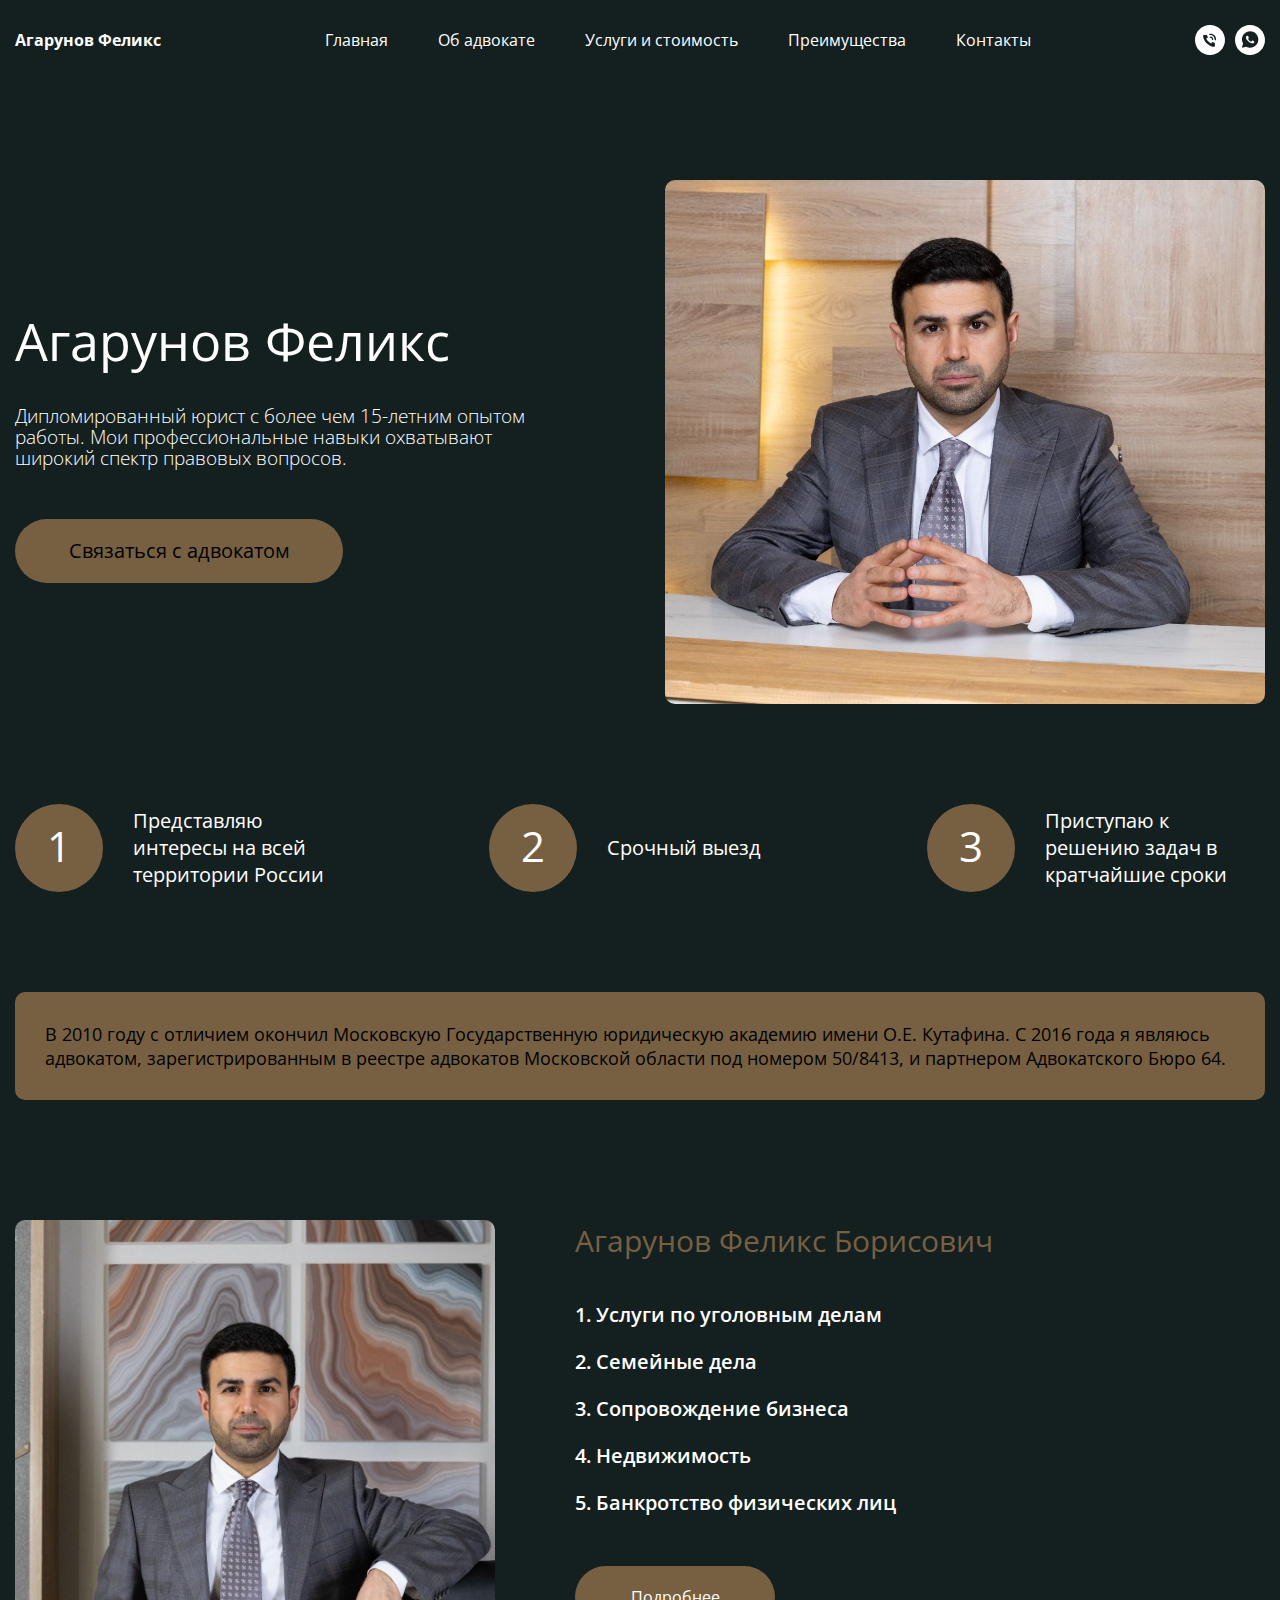
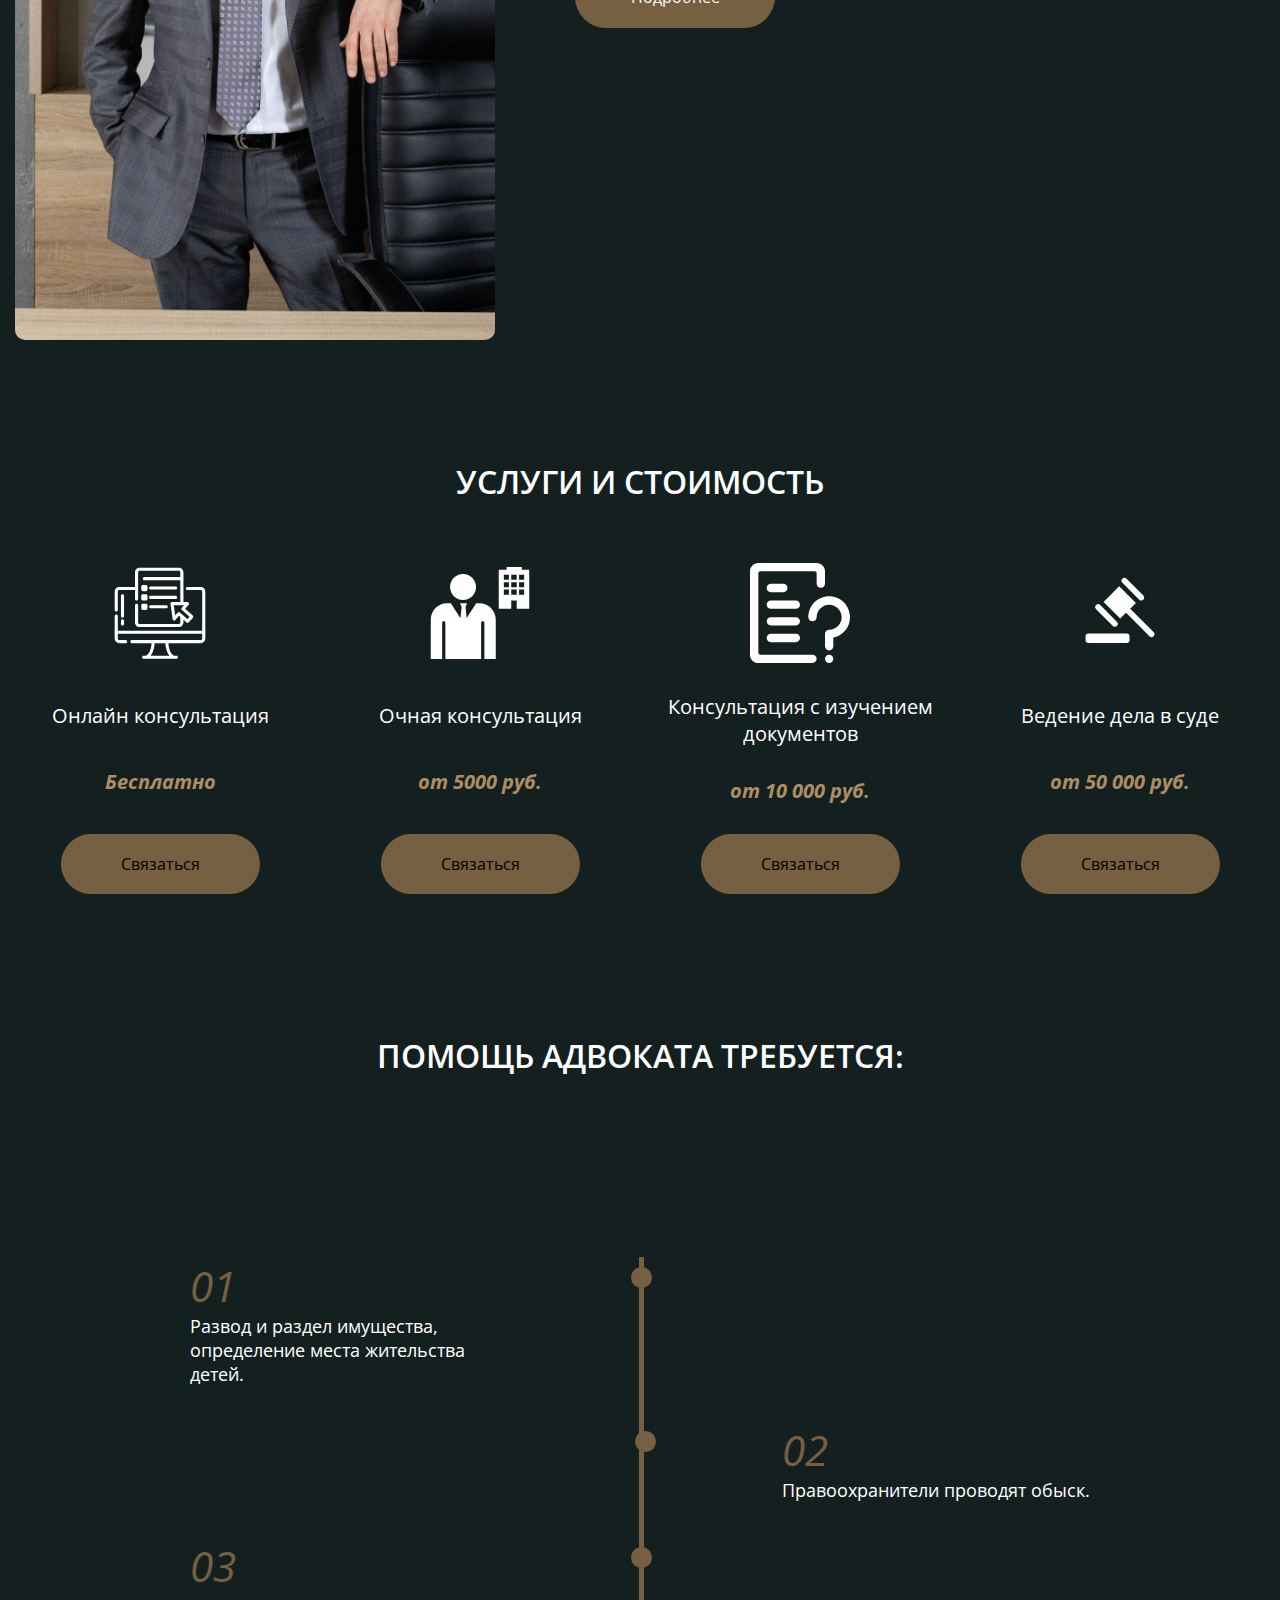
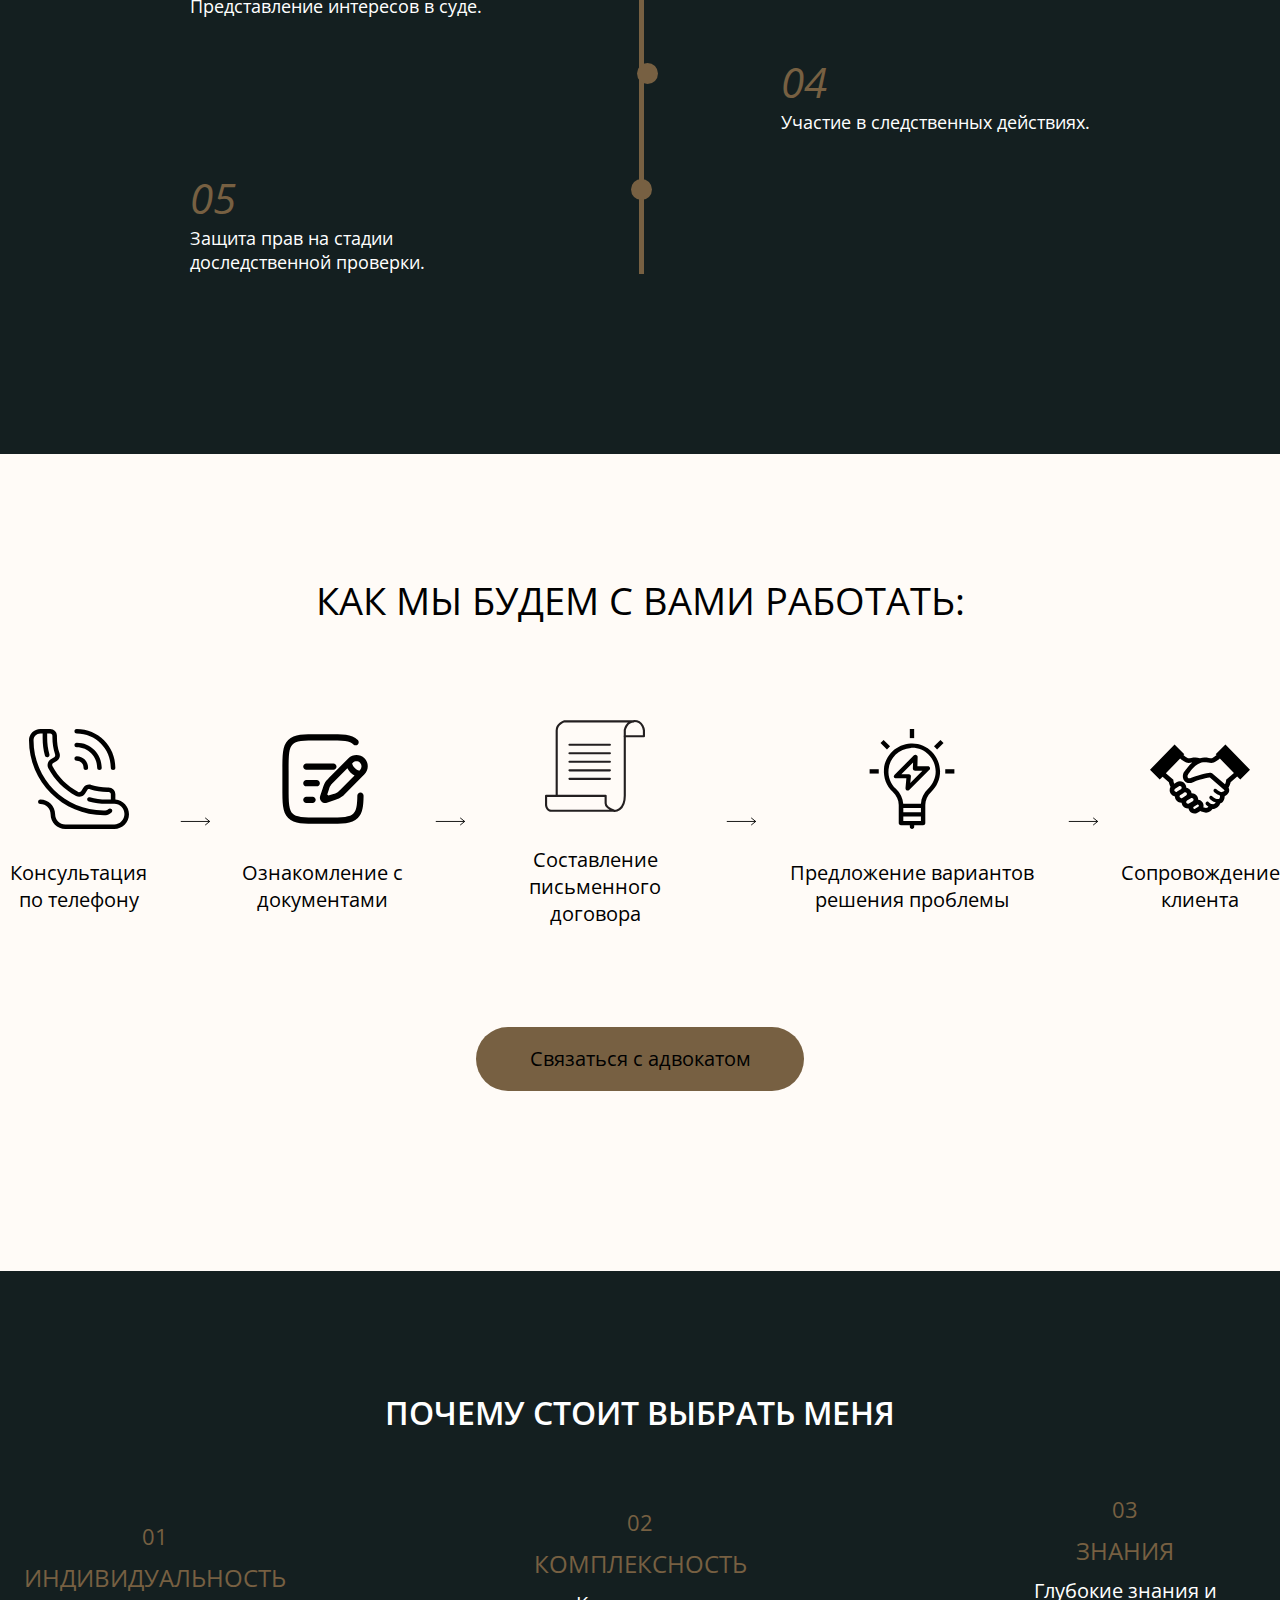
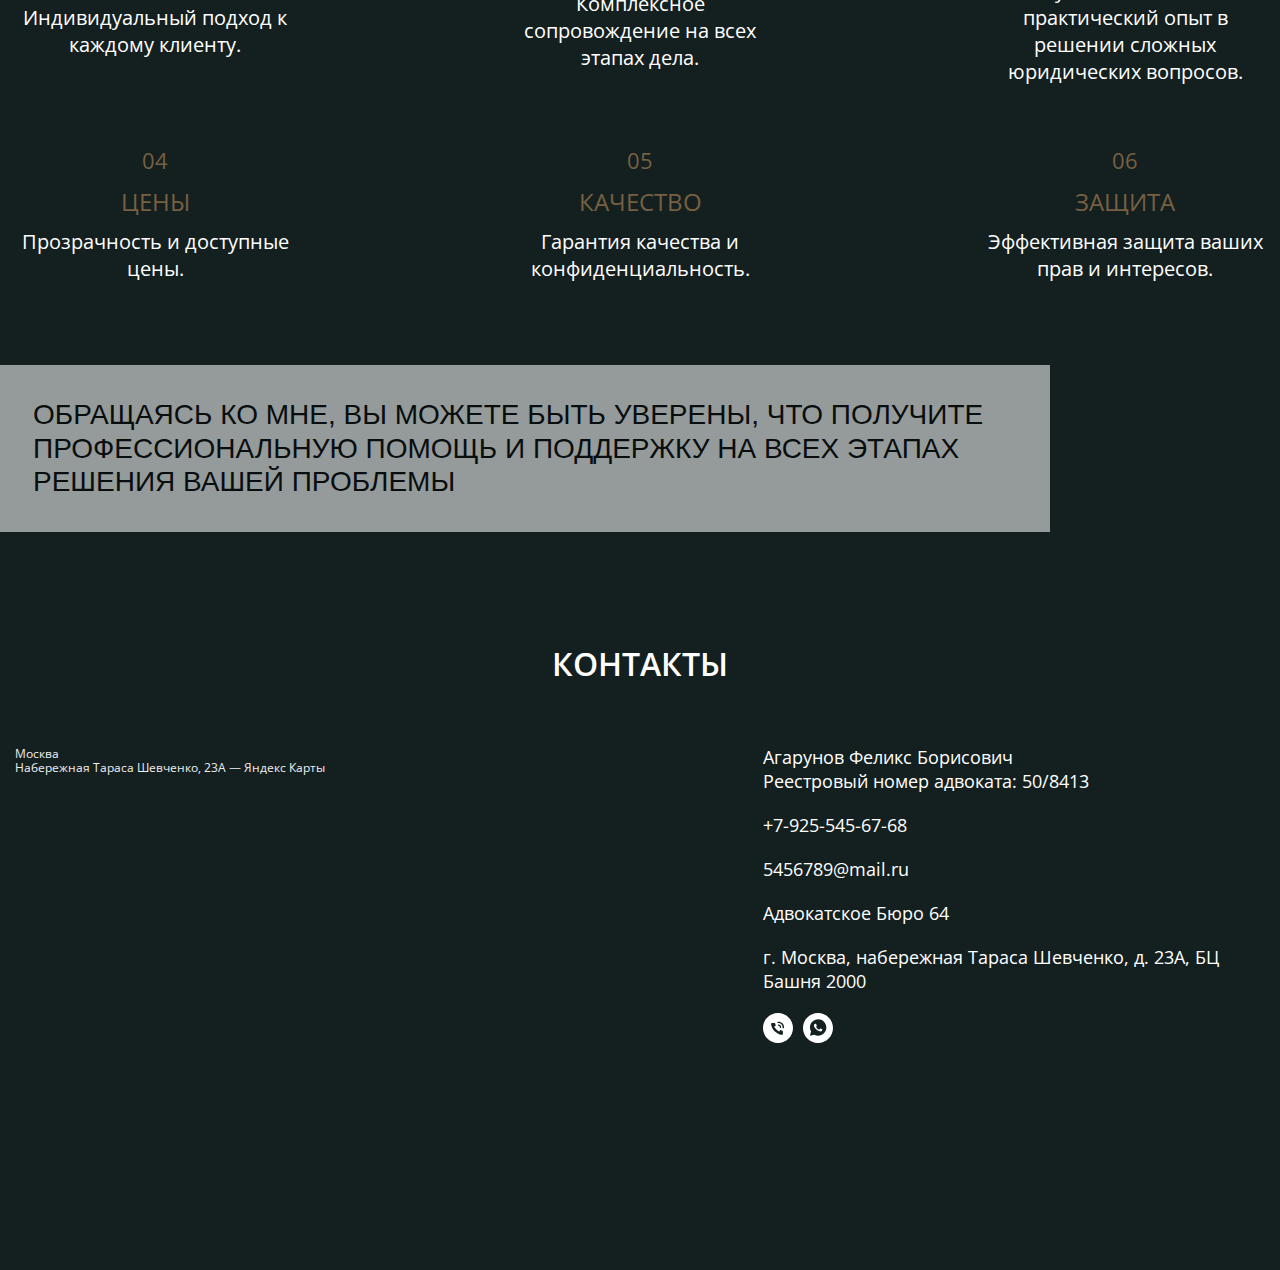
<file: index.html>
<!DOCTYPE html>
<html lang="en">

<head>
    <meta charset="UTF-8">
    <meta name="viewport" content="width=device-width, initial-scale=1.0">
    <title>Адвокат Агарунов Феликс - Юридические услуги в Москве.</title>
    <link rel="stylesheet" href="style.css">
</head>

<body>
    <header class="header">
        <nav class="nav">
            <div class="container">
                <div class="nav_all">
                    <a href="index.html" class="nav_link logo">Агарунов Феликс</a>
                    <div class="nav_links">
                        <a href="" class="nav_link">Главная</a>
                        <a href="#six" class="nav_link">Об адвокате</a>
                        <a href="#seven" class="nav_link">Услуги и стоимость</a>
                        <a href="#eleven" class="nav_link">Преимущества</a>
                        <a href="#footer" class="nav_link">Контакты</a>
                    </div>
                    <div class="nav_links-mobil nav_links-mobil--none">
                        <a href="" class="nav_link nav_link-mobil">Главная</a>
                        <a href="#six" class="nav_link nav_link-mobil">Об адвокате</a>
                        <a href="#seven" class="nav_link nav_link-mobil">Услуги и стоимость</a>
                        <a href="#eleven" class="nav_link nav_link-mobil">Преимущества</a>
                        <a href="#footer" class="nav_link nav_link-mobil">Контакты</a>
                    </div>
                    <div class="burger">
                        <div class="burger__line"></div>
                        <div class="burger__line"></div>
                        <div class="burger__line"></div>
                    </div>
                    <div class="nav_btns nav_btns--mob">
                        <a href="tel:79890452401" class="nav_btn">
                            <svg class="t-sociallinks__svg" role="presentation" width="30px" height="30px"
                                viewBox="0 0 100 100" fill="none" xmlns="http://www.w3.org/2000/svg">
                                <path fill-rule="evenodd" clip-rule="evenodd"
                                    d="M50 100C77.6142 100 100 77.6142 100 50C100 22.3858 77.6142 0 50 0C22.3858 0 0 22.3858 0 50C0 77.6142 22.3858 100 50 100ZM50.0089 29H51.618C56.4915 29.0061 61.1633 30.9461 64.6073 34.3938C68.0512 37.8415 69.9856 42.5151 69.9856 47.3879V48.9968C69.9338 49.5699 69.6689 50.1027 69.2433 50.49C68.8177 50.8772 68.2623 51.0908 67.6868 51.0884H67.5029C66.8966 51.0358 66.3359 50.745 65.9437 50.2796C65.5516 49.8143 65.36 49.2124 65.4109 48.6061V47.3879C65.4109 43.7303 63.9578 40.2225 61.3711 37.6362C58.7844 35.0499 55.2761 33.597 51.618 33.597H50.3997C49.79 33.6488 49.1847 33.4563 48.7169 33.0619C48.2492 32.6675 47.9573 32.1035 47.9054 31.4939C47.8536 30.8843 48.0461 30.279 48.4406 29.8114C48.835 29.3437 49.3992 29.0518 50.0089 29ZM56.889 49.0132C56.4579 48.5821 56.2157 47.9975 56.2157 47.3879C56.2157 46.1687 55.7313 44.9994 54.869 44.1373C54.0068 43.2752 52.8374 42.7909 51.618 42.7909C51.0083 42.7909 50.4236 42.5488 49.9925 42.1177C49.5614 41.6867 49.3192 41.102 49.3192 40.4924C49.3192 39.8828 49.5614 39.2982 49.9925 38.8672C50.4236 38.4361 51.0083 38.1939 51.618 38.1939C54.0568 38.1939 56.3956 39.1626 58.1201 40.8868C59.8445 42.611 60.8133 44.9495 60.8133 47.3879C60.8133 47.9975 60.5711 48.5821 60.14 49.0132C59.7089 49.4442 59.1242 49.6864 58.5145 49.6864C57.9048 49.6864 57.3201 49.4442 56.889 49.0132ZM66.4011 69.0663L66.401 69.0846C66.3999 69.5725 66.2967 70.0547 66.0981 70.5003C65.8998 70.9451 65.611 71.3435 65.2499 71.67C64.8674 72.0182 64.4123 72.2771 63.9176 72.428C63.4516 72.5702 62.9613 72.6132 62.4782 72.5546C58.2475 72.53 53.4102 70.5344 49.1802 68.1761C44.8871 65.7827 41.0444 62.915 38.8019 60.9903L38.7681 60.9613L38.7367 60.9299C32.3303 54.5198 28.2175 46.1735 27.0362 37.186C26.9623 36.6765 27.0018 36.157 27.1519 35.6645C27.3027 35.1695 27.5615 34.7142 27.9094 34.3314C28.2397 33.9658 28.6436 33.6742 29.0944 33.4757C29.5447 33.2775 30.0316 33.1766 30.5234 33.1796H37.4967C38.299 33.1636 39.0826 33.4244 39.7156 33.9184C40.3527 34.4156 40.7979 35.1184 40.9754 35.9071L41.0038 36.0335V36.1631C41.0038 36.4901 41.0787 36.795 41.1847 37.2268C41.2275 37.4012 41.2755 37.5965 41.3256 37.8221L41.326 37.8238C41.583 38.9896 41.925 40.1351 42.3491 41.251L42.7322 42.259L38.4899 44.26L38.4846 44.2625C38.204 44.3914 37.986 44.6263 37.8784 44.9157L37.8716 44.934L37.8642 44.952C37.7476 45.236 37.7476 45.5545 37.8642 45.8385L37.9144 45.9608L37.9359 46.0912C38.0802 46.9648 38.5603 48.0981 39.4062 49.4169C40.243 50.7215 41.3964 52.1437 42.808 53.5872C45.6206 56.4634 49.3981 59.3625 53.5798 61.5387C53.8533 61.6395 54.1552 61.6343 54.4257 61.5231L54.4437 61.5157L54.462 61.5089C54.7501 61.4016 54.9842 61.1848 55.1133 60.9057L55.1148 60.9023L57.0232 56.6591L58.0397 57.03C59.1934 57.4509 60.3737 57.7947 61.5729 58.0592L61.5785 58.0605L61.5841 58.0618C62.152 58.1929 62.7727 58.3042 63.3802 58.3942L63.4231 58.4006L63.4654 58.4101C64.2537 58.5877 64.956 59.0332 65.453 59.6706C65.9429 60.2991 66.2033 61.0758 66.1916 61.8721L66.4011 69.0663Z"
                                    fill="#fff"></path>
                            </svg>
                        </a>

                        <!-- <a href="" class="nav_btn">
                            <svg class="t-sociallinks__svg" role="presentation" width="30px" height="30px"
                                viewBox="0 0 100 100" fill="none" xmlns="http://www.w3.org/2000/svg">
                                <path fill-rule="evenodd" clip-rule="evenodd"
                                    d="M50 100c27.614 0 50-22.386 50-50S77.614 0 50 0 0 22.386 0 50s22.386 50 50 50Zm21.977-68.056c.386-4.38-4.24-2.576-4.24-2.576-3.415 1.414-6.937 2.85-10.497 4.302-11.04 4.503-22.444 9.155-32.159 13.734-5.268 1.932-2.184 3.864-2.184 3.864l8.351 2.577c3.855 1.16 5.91-.129 5.91-.129l17.988-12.238c6.424-4.38 4.882-.773 3.34.773l-13.49 12.882c-2.056 1.804-1.028 3.35-.129 4.123 2.55 2.249 8.82 6.364 11.557 8.16.712.467 1.185.778 1.292.858.642.515 4.111 2.834 6.424 2.319 2.313-.516 2.57-3.479 2.57-3.479l3.083-20.226c.462-3.511.993-6.886 1.417-9.582.4-2.546.705-4.485.767-5.362Z"
                                    fill="#fff"></path>
                            </svg>
                        </a> -->
                        <a href="https://wa.me/79890452401" class="nav_btn">
                            <svg class="t-sociallinks__svg" role="presentation" width="30px" height="30px"
                                viewBox="0 0 100 100" fill="none" xmlns="http://www.w3.org/2000/svg">
                                <path fill-rule="evenodd" clip-rule="evenodd"
                                    d="M50 100C77.6142 100 100 77.6142 100 50C100 22.3858 77.6142 0 50 0C22.3858 0 0 22.3858 0 50C0 77.6142 22.3858 100 50 100ZM69.7626 28.9928C64.6172 23.841 57.7739 21.0027 50.4832 21C35.4616 21 23.2346 33.2252 23.2292 48.2522C23.2274 53.0557 24.4823 57.7446 26.8668 61.8769L23 76L37.4477 72.2105C41.4282 74.3822 45.9107 75.5262 50.4714 75.528H50.4823C65.5029 75.528 77.7299 63.301 77.7363 48.2749C77.7408 40.9915 74.9089 34.1446 69.7626 28.9928ZM62.9086 53.9588C62.2274 53.6178 58.8799 51.9708 58.2551 51.7435C57.6313 51.5161 57.1766 51.4024 56.7228 52.0845C56.269 52.7666 54.964 54.2998 54.5666 54.7545C54.1692 55.2092 53.7718 55.2656 53.0915 54.9246C52.9802 54.8688 52.8283 54.803 52.6409 54.7217C51.6819 54.3057 49.7905 53.4855 47.6151 51.5443C45.5907 49.7382 44.2239 47.5084 43.8265 46.8272C43.4291 46.1452 43.7837 45.7769 44.1248 45.4376C44.3292 45.2338 44.564 44.9478 44.7987 44.662C44.9157 44.5194 45.0328 44.3768 45.146 44.2445C45.4345 43.9075 45.56 43.6516 45.7302 43.3049C45.7607 43.2427 45.7926 43.1776 45.8272 43.1087C46.0545 42.654 45.9409 42.2565 45.7708 41.9155C45.6572 41.6877 45.0118 40.1167 44.4265 38.6923C44.1355 37.984 43.8594 37.3119 43.671 36.8592C43.1828 35.687 42.6883 35.69 42.2913 35.6924C42.2386 35.6928 42.1876 35.6931 42.1386 35.6906C41.7421 35.6706 41.2874 35.667 40.8336 35.667C40.3798 35.667 39.6423 35.837 39.0175 36.5191C38.9773 36.5631 38.9323 36.6111 38.8834 36.6633C38.1738 37.4209 36.634 39.0648 36.634 42.2002C36.634 45.544 39.062 48.7748 39.4124 49.2411L39.415 49.2444C39.4371 49.274 39.4767 49.3309 39.5333 49.4121C40.3462 50.5782 44.6615 56.7691 51.0481 59.5271C52.6732 60.2291 53.9409 60.6475 54.9303 60.9612C56.5618 61.4796 58.046 61.4068 59.22 61.2313C60.5286 61.0358 63.2487 59.5844 63.8161 57.9938C64.3836 56.4033 64.3836 55.0392 64.2136 54.7554C64.0764 54.5258 63.7545 54.3701 63.2776 54.1395C63.1633 54.0843 63.0401 54.0247 62.9086 53.9588Z"
                                    fill="#fff"></path>
                            </svg>
                        </a>
                    </div>
                </div>

            </div>
        </nav>
        <div class="container">
            <div class="header_all">
                <div class="header_left">
                    <h2 class="header_left-title">Агарунов Феликс</h2>
                    <p class="header_left-text">Дипломированный юрист с более чем 15-летним опытом работы. Мои
                        профессиональные навыки охватывают широкий спектр правовых вопросов. </p>

                    <a href="https://wa.me/79890452401" class="header_left-btn">
                        Связаться с адвокатом
                    </a>
                </div>
                <div class="header_right">
                    <img src="./imgfon.jpg" alt="">
                </div>
            </div>
        </div>

    </header>
    <main class="main">
        <div class="container">

            <section class="section_one">
                <div class="section_one-all">
                    <h2 class="section_one-all-title-1">1</h2>
                    <div class="section_one-all-left">
                        <!-- <h2 class="section_one-all-titles" id="counter">0</h2> -->
                        <p>Представляю интересы на всей территории России
                        </p>
                    </div>

                </div>
                <div class="section_one-all">
                    <h2 class="section_one-all-title-1">2</h2>
                    <div class="section_one-all-left">
                        <!-- <h2 class="section_one-all-titles" id="counter-2">15 лет</h2> -->
                        <p>Срочный выезд</p>
                    </div>

                </div>
                <div class="section_one-all">
                    <h2 class="section_one-all-title-1">3</h2>
                    <div class="section_one-all-left">
                        <!-- <h2 class="section_one-all-titles" id="counter-3">450+</h2> -->
                        <p>Приступаю к решению задач в кратчайшие сроки</p>
                    </div>

                </div>
            </section>
            <p class="main_text"> В 2010 году с отличием окончил Московскую Государственную юридическую академию имени
                О.Е. Кутафина. С
                2016 года я являюсь адвокатом, зарегистрированным в реестре адвокатов Московской области под номером
                50/8413, и партнером Адвокатского Бюро 64.
            </p>
        </div>
        <section class="section_six" id="six">
            <div class="container">
                <div class="section_six-all">
                    <div class="section_six-left">
                        <img src="./imgfon2.jpg" alt="">
                    </div>
                    <div class="section_six-right">
                        <h3 class="section_six-right-title">
                            Агарунов Феликс Борисович
                        </h3>
                        <!-- <h5 class="section_six-right-title-2">
                            Адвокат по уголовным делам с 2010 года
                        </h5> -->
                        <ul class="section_six-list">
                            <li>
                                <a href="servises.html" class="section_six-right-title-3">1. Услуги по уголовным делам
                                </a>
                            </li>
                            <li>
                                <a href="servises.html" class="section_six-right-title-3">2. Семейные дела
                                </a>
                            </li>
                            <li>
                                <a href="servises.html" class="section_six-right-title-3">3. Сопровождение бизнеса
                                </a>
                            </li>
                            <li>
                                <a href="servises.html" class="section_six-right-title-3">4. Недвижимость
                                </a>
                            </li>
                            <li>
                                <a href="servises.html" class="section_six-right-title-3">5. Банкротство физических лиц
                                </a>
                            </li>
                        </ul>
                        <a href="servises.html" class="section_six-more">Подробнее</a>




                    </div>
                </div>
            </div>
        </section>

        <section id="seven" class="section_seven">
            <div class="container">
                <h2 class="title-2">УСЛУГИ И СТОИМОСТЬ</h2>
                <div class="section_seven-all">
                    <div class="section_seven-item">
                        <svg class="section_seven-item-svg" fill="#ffffff" viewBox="0 0 64 64"
                            style="fill-rule:evenodd;clip-rule:evenodd;stroke-linejoin:round;stroke-miterlimit:2;"
                            version="1.1" xml:space="preserve" xmlns="http://www.w3.org/2000/svg"
                            xmlns:serif="http://www.serif.com/" xmlns:xlink="http://www.w3.org/1999/xlink">
                            <g id="SVGRepo_bgCarrier" stroke-width="0"></g>
                            <g id="SVGRepo_tracerCarrier" stroke-linecap="round" stroke-linejoin="round"></g>
                            <g id="SVGRepo_iconCarrier">
                                <g id="ICON">
                                    <path
                                        d="M59,43.335l-54,-0l-0,-9.335c-0,-0.552 -0.448,-1 -1,-1c-0.552,-0 -1,0.448 -1,1c-0,5.767 -0,11.433 -0,14.335c-0,0.795 0.316,1.559 0.879,2.121c0.562,0.563 1.325,0.879 2.121,0.879l4,-0c0.552,-0 1,-0.448 1,-1c-0,-0.552 -0.448,-1 -1,-1l-4,-0c-0.265,-0 -0.52,-0.106 -0.707,-0.293c-0.188,-0.188 -0.293,-0.442 -0.293,-0.707l-0,-3l54,-0l-0,3c0,0.265 -0.105,0.519 -0.293,0.707c-0.187,0.187 -0.442,0.293 -0.707,0.293l-44,-0c-0.552,-0 -1,0.448 -1,1c0,0.552 0.448,1 1,1l12.606,-0c-0.16,2.681 -0.855,6.146 -3.417,8l-1.689,-0c-0.552,-0 -1,0.448 -1,1c0,0.552 0.448,1 1,1l21,-0c0.552,-0 1,-0.448 1,-1c0,-0.552 -0.448,-1 -1,-1l-1.689,-0c-2.562,-1.854 -3.257,-5.318 -3.417,-8l20.606,-0c0.796,-0 1.559,-0.316 2.121,-0.879c0.563,-0.562 0.879,-1.326 0.879,-2.121c-0,-6.028 -0,-23.973 -0,-30c0,-0.796 -0.316,-1.559 -0.879,-2.121c-0.562,-0.563 -1.325,-0.879 -2.121,-0.879l-8.5,-0c-0.552,-0 -1,0.448 -1,1c0,0.552 0.448,1 1,1l8.5,-0c0.265,-0 0.52,0.105 0.707,0.293c0.188,0.187 0.293,0.442 0.293,0.707l-0,25Zm-23.606,8l-6.788,-0c-0.155,2.53 -0.785,5.68 -2.585,8l11.958,-0c-1.8,-2.32 -2.43,-5.47 -2.585,-8Zm-19.394,-36l-10,-0c-0.796,-0 -1.559,0.316 -2.121,0.879c-0.563,0.562 -0.879,1.325 -0.879,2.121c-0,2.451 -0,6.874 -0,11.665c-0,0.552 0.448,1 1,1c0.552,0 1,-0.448 1,-1l-0,-11.665c-0,-0.265 0.105,-0.52 0.293,-0.707c0.187,-0.188 0.442,-0.293 0.707,-0.293l10,-0l0,5.665c-0,0.552 0.448,1 1,1c0.552,0 1,-0.448 1,-1l-0,-17c0,-0.552 0.448,-1 1,-1c0,0 25,0 25,0c0.552,0 1,0.448 1,1l0,3l-23,0c-0.552,0 -1,0.448 -1,1c0,0.552 0.448,1 1,1l23,0l0,14.001l-5.321,-0.001c-0.29,-0 -0.566,0.126 -0.756,0.345c-0.19,0.219 -0.276,0.51 -0.235,0.797l1.409,9.824c0.055,0.388 0.332,0.707 0.708,0.818c0.375,0.11 0.781,-0.009 1.037,-0.305l2.293,-2.644l0.865,0.75l0,3.415c-0,0.552 -0.448,1 -1,1c-0,-0 -25,-0 -25,-0c-0.552,-0 -1,-0.448 -1,-1l0,-11c-0,-0.552 -0.448,-1 -1,-1c-0.552,0 -1,0.448 -1,1l0,11c-0,1.657 1.343,3 3,3l25,-0c1.657,-0 3,-1.343 3,-3l-0,-1.681l2.046,1.774c0.417,0.362 1.049,0.317 1.411,-0.1l2.62,-3.022c0.362,-0.418 0.317,-1.049 -0.1,-1.411l-4.911,-4.258c-0,-0 2.293,-2.645 2.293,-2.645c0.256,-0.295 0.316,-0.714 0.154,-1.07c-0.163,-0.356 -0.518,-0.585 -0.91,-0.585l-2.603,-0l-0,-19.002c0,-1.657 -1.343,-3 -3,-3l-25,0c-1.657,0 -3,1.343 -3,3l-0,9.335Zm-9,21.665l0,2c0,0.552 0.448,1 1,1c0.552,-0 1,-0.448 1,-1l0,-2c0,-0.552 -0.448,-1 -1,-1c-0.552,-0 -1,0.448 -1,1Zm37.69,-5.331c-0.417,-0.362 -1.049,-0.317 -1.411,0.1l-1.513,1.746c-0,-0 -0.934,-6.515 -0.934,-6.515c-0,0 6.581,0.002 6.581,0.002c-0,-0 -1.513,1.745 -1.513,1.745c-0.362,0.417 -0.317,1.049 0.1,1.411l4.911,4.258c0,-0 -1.31,1.511 -1.31,1.511c-0,-0 -4.911,-4.258 -4.911,-4.258Zm-35.69,2.331l-0,-13c0,-0.552 -0.448,-1 -1,-1c-0.552,-0 -1,0.448 -1,1l-0,13c0,0.552 0.448,1 1,1c0.552,-0 1,-0.448 1,-1Zm15,-7c-0,-0.552 -0.448,-1 -1,-1l-2,-0c-0.552,-0 -1,0.448 -1,1l-0,2c-0,0.552 0.448,1 1,1l2,-0c0.552,0 1,-0.448 1,-1l-0,-2Zm2,2l10,-0c0.552,0 1,-0.448 1,-1c0,-0.552 -0.448,-1 -1,-1l-10,-0c-0.552,0 -1,0.448 -1,1c0,0.552 0.448,1 1,1Zm-2,-8c-0,-0.552 -0.448,-1 -1,-1l-2,-0c-0.552,0 -1,0.448 -1,1l-0,2c-0,0.552 0.448,1 1,1l2,-0c0.552,-0 1,-0.448 1,-1l-0,-2Zm2,2l16,-0c0.552,0 1,-0.448 1,-1c0,-0.552 -0.448,-1 -1,-1l-16,-0c-0.552,0 -1,0.448 -1,1c0,0.552 0.448,1 1,1Zm-2,-8c-0,-0.552 -0.448,-1 -1,-1l-2,-0c-0.552,0 -1,0.448 -1,1l-0,2c-0,0.552 0.448,1 1,1l2,-0c0.552,-0 1,-0.448 1,-1l-0,-2Zm2,2l16,-0c0.552,0 1,-0.448 1,-1c0,-0.552 -0.448,-1 -1,-1l-16,-0c-0.552,0 -1,0.448 -1,1c0,0.552 0.448,1 1,1Z">
                                    </path>
                                </g>
                            </g>
                        </svg>
                        <h5>Онлайн консультация</h5>
                        <p>Бесплатно</p>
                        <a href="https://wa.me/79890452401">Связаться</a>
                    </div>
                    <div class="section_seven-item">
                        <svg class="section_seven-item-svg" fill="#fff" version="1.1" id="Layer_1"
                            xmlns="http://www.w3.org/2000/svg" xmlns:xlink="http://www.w3.org/1999/xlink" width="100px"
                            height="100px" viewBox="0 0 256 240" enable-background="new 0 0 256 240"
                            xml:space="preserve">
                            <path d="M126.75,95.04h-8.38l-24.45,38.01l-2.95-28.46l4.02-9.64H76.96l4.02,9.64l-3.13,28.64L53.4,95.04h-9.82
                                C20.65,95.04,2,113.78,2,136.62V238h29.09v-92.99H31c0-2.5,1.61-4.19,4.2-4.19c2.58,0,4.19,1.6,4.19,4.19V238h91.47v-92.99
                                c0-2.5,1.61-4.19,4.19-4.19c2.5,0,4.2,1.6,4.2,4.19V238h29.09V136.62C168.34,113.69,149.6,95.04,126.75,95.04z M84.63,20.26
                                c-18.38,0-33.28,14.9-33.28,33.28c0,18.39,14.9,33.29,33.28,33.29c18.39,0,33.29-14.9,33.29-33.29
                                C117.92,35.16,103.02,20.26,84.63,20.26z M235,9V2h-39v7h-20v100h32V88h14v21h32V9H235z M202,73h-13V60h13V73z M202,54h-13V41h13V54
                                z M202,35h-13V22h13V35z M222,73h-14V60h14V73z M222,54h-14V41h14V54z M222,35h-14V22h14V35z M241,73h-13V60h13V73z M241,54h-13V41
                                h13V54z M241,35h-13V22h13V35z"></path>
                        </svg>
                        <h5>Очная консультация</h5>
                        <p>от 5000 руб.</p>
                        <a href="https://wa.me/79890452401">Связаться</a>
                    </div>
                    <div class="section_seven-item">
                        <svg class="section_seven-item-svg" viewBox="0 0 24 24" xmlns="http://www.w3.org/2000/svg"
                            fill="#fff">
                            <g id="SVGRepo_bgCarrier" stroke-width="0"></g>
                            <g id="SVGRepo_tracerCarrier" stroke-linecap="round" stroke-linejoin="round"></g>
                            <g id="SVGRepo_iconCarrier">
                                <circle fill="#fff" cx="19" cy="23" r="1"></circle>
                                <path fill="#fff"
                                    d="M24 13c0 2.42-1.72 4.44-4 4.9V20c0 .55-.45 1-1 1s-1-.45-1-1v-3c0-.55.45-1 1-1 1.65 0 3-1.35 3-3s-1.35-3-3-3-3 1.35-3 3c0 .55-.45 1-1 1s-1-.45-1-1c0-2.76 2.24-5 5-5s5 2.24 5 5zM8 7H5c-.553 0-1-.448-1-1s.447-1 1-1h3c.553 0 1 .448 1 1s-.447 1-1 1zM12 10c0 .55-.45 1-1 1H5c-.55 0-1-.45-1-1s.45-1 1-1h6c.55 0 1 .45 1 1zM12 14c0 .55-.45 1-1 1H5c-.55 0-1-.45-1-1s.45-1 1-1h6c.55 0 1 .45 1 1z">
                                </path>
                                <path fill="#fff"
                                    d="M18 2v2.96c0 .55-.45 1-1 1s-1-.45-1-1V2.5c0-.28-.22-.5-.5-.5h-13c-.28 0-.5.22-.5.5v19c0 .28.21.5.49.5H15c.55 0 1 .45 1 1s-.45 1-1 1H2c-1.1 0-2-.9-2-2V2C0 .9.9 0 2 0h14c1.1 0 2 .9 2 2z">
                                </path>
                                <path fill="#fff"
                                    d="M12 18c0 .55-.45 1-1 1H5c-.55 0-1-.45-1-1s.45-1 1-1h6c.55 0 1 .45 1 1z"></path>
                            </g>
                        </svg>
                        <h5>Консультация
                            с изучением документов</h5>
                        <p>от 10 000 руб.</p>
                        <a href="https://wa.me/79890452401">Связаться</a>
                    </div>
                    <!-- <div class="section_seven-item">
                        <svg class="section_seven-item-svg" width="800px" height="800px" viewBox="0 0 24 24"
                            fill="transparent" xmlns="http://www.w3.org/2000/svg">
                            <path
                                d="M12 8.99999V12M12 15H12.01M20 12C20 16.4611 14.54 19.6937 12.6414 20.683C12.4361 20.79 12.3334 20.8435 12.191 20.8712C12.08 20.8928 11.92 20.8928 11.809 20.8712C11.6666 20.8435 11.5639 20.79 11.3586 20.683C9.45996 19.6937 4 16.4611 4 12V8.21759C4 7.41808 4 7.01833 4.13076 6.6747C4.24627 6.37113 4.43398 6.10027 4.67766 5.88552C4.9535 5.64243 5.3278 5.50207 6.0764 5.22134L11.4382 3.21067C11.6461 3.13271 11.75 3.09373 11.857 3.07827C11.9518 3.06457 12.0482 3.06457 12.143 3.07827C12.25 3.09373 12.3539 3.13271 12.5618 3.21067L17.9236 5.22134C18.6722 5.50207 19.0465 5.64243 19.3223 5.88552C19.566 6.10027 19.7537 6.37113 19.8692 6.6747C20 7.01833 20 7.41808 20 8.21759V12Z"
                                stroke="#fff" stroke-width="2" stroke-linecap="round" stroke-linejoin="round"></path>
                        </svg>
                        <h5>Предварительное следствие</h5>
                        <p>от 100 000 руб.</p>
                        <a href="https://wa.me/79890452401">Связаться</a>
                    </div> -->
                    <div class="section_seven-item">
                        <svg class="section_seven-item-svg" fill="#fff" width="100px" height="100px"
                            viewBox="-2 0 19 19" xmlns="http://www.w3.org/2000/svg" class="cf-icon-svg">
                            <path
                                d="M9.316 14.722a.477.477 0 0 1-.475.475H1.433a.477.477 0 0 1-.475-.475v-.863a.477.477 0 0 1 .475-.475h7.408a.476.476 0 0 1 .475.475zm-2.767-2.587a.552.552 0 0 1-.392-.163L2.96 8.776a.554.554 0 0 1 .784-.784L6.94 11.19a.554.554 0 0 1-.392.946zm7.33.992L9.435 8.682l1.085-1.084-3.173-3.173-2.97 2.97 3.173 3.172 1.102-1.101 4.445 4.445a.554.554 0 1 0 .784-.784zm-2.33-5.993a.552.552 0 0 1-.391-.162L7.96 3.775a.554.554 0 1 1 .784-.784l3.196 3.197a.554.554 0 0 1-.391.946z">
                            </path>
                        </svg>
                        <h5>Ведение дела
                            в суде</h5>
                        <p>от 50 000 руб.</p>
                        <a href="https://wa.me/79890452401">Связаться</a>
                    </div>
                </div>
            </div>
        </section>
        <div class="container">
            <section class="section_two">
                <h2 class="title-2">Помощь адвоката требуется:</h2>
                <!-- <div class="section_two_all">
                    <p class="section_two-text">профессиональная помощь</p>
                </div>
                <div class="section_two_all">
                    <p class="section_two-text-2">адвоката необходима,</p>
                </div>
                <div class="section_two_all">
                    <p class="section_two-text-3">если вы столкнулись с такими ситуациями как:</p>
                </div> -->
            </section>
        </div>

        <div class="container">
            <section class="section_three">
                <div class="section_three-all section_three-one">
                    <h3>01</h3>
                    <p>Развод и раздел имущества, определение места жительства детей.</p>
                    <div class="education-dot">

                    </div>
                </div>
                <div class="section_three-all section_three-two">
                    <h3>02</h3>
                    <p>Правоохранители проводят обыск.</p>
                    <div class="education-dot-2">

                    </div>
                </div>
                <div class="section_three-all section_three-three">
                    <h3>03</h3>
                    <p>Представление интересов в суде.</p>
                    <div class="education-dot">

                    </div>
                </div>
                <div class="section_three-all section_three-four">
                    <h3>04</h3>
                    <p>Участие в следственных действиях.</p>
                    <div class="education-dot-2 education-dot-4">

                    </div>
                </div>
                <div class="section_three-all section_three-five">
                    <h3>05</h3>
                    <p>Защита прав на стадии доследственной проверки.</p>
                    <div class="education-dot">

                    </div>
                </div>
                <!-- <div class="section_three-all section_three-six">
                    <h3>06</h3>
                    <p>Защита прав на стадии доследственной проверки и возбуждения уголовного дела</p>
                    <div class="education-dot-2">

                    </div>
                </div> -->


            </section>
        </div>
        <section class="section_four">
            <div class="container-four">
                <div class="section_four-all">
                    <h4>Как мы будем с Вами работать:</h4>
                    <div class="section_four-all-list">

                        <div class="section_four-all-item">
                            <img src="img2.svg" alt="">
                            <p>Консультация по телефону</p>
                        </div>


                        <svg xmlns="http://www.w3.org/2000/svg" width="60" stroke="#000" fill="none"
                            viewBox="0 0 40 18.7">
                            <path class="st0" d="M4.2 9.4h32.1" />
                            <path class="st1" d="M31.3 13.4l5-4-5-4" />
                            <script xmlns="" />
                        </svg>
                        <div class="section_four-all-item">
                            <img src="img3.svg" alt="">
                            <p>Ознакомление с документами</p>
                        </div>

                        <svg xmlns="http://www.w3.org/2000/svg" width="60" stroke="#000" fill="none"
                            viewBox="0 0 40 18.7">
                            <path class="st0" d="M4.2 9.4h32.1" />
                            <path class="st1" d="M31.3 13.4l5-4-5-4" />
                            <script xmlns="" />
                        </svg>
                        <div class="section_four-all-item">
                            <img src="img5.svg" alt="">
                            <p>Составление письменного договора</p>
                        </div>

                        <svg xmlns="http://www.w3.org/2000/svg" width="60" stroke="#000" fill="none"
                            viewBox="0 0 40 18.7">
                            <path class="st0" d="M4.2 9.4h32.1" />
                            <path class="st1" d="M31.3 13.4l5-4-5-4" />
                            <script xmlns="" />
                        </svg>

                        <div class="section_four-all-item">
                            <img src="img4.svg" alt="">
                            <p>Предложение вариантов решения проблемы</p>
                        </div>
                        <svg xmlns="http://www.w3.org/2000/svg" width="60" stroke="#000" fill="none"
                            viewBox="0 0 40 18.7">
                            <path class="st0" d="M4.2 9.4h32.1" />
                            <path class="st1" d="M31.3 13.4l5-4-5-4" />
                            <script xmlns="" />
                        </svg>
                        <div class="section_four-all-item">
                            <img src="img6.svg" alt="">
                            <p>Сопровождение клиента</p>
                        </div>
                    </div>

                    <a href="https://wa.me/79890452401" class="header_left-btn">
                        Связаться с адвокатом
                    </a>
                </div>
            </div>
        </section>
        <!-- <section class="section_five">
            <div class="container">

            </div>
        </section> -->

        <section id="eleven" class="section_eleven">
            <div class="section_six-right-abs">
                <h3>
                    Обращаясь ко мне, вы можете быть уверены, что получите профессиональную помощь и поддержку
                    на всех этапах решения вашей проблемы
                </h3>
            </div>
            <div class="container">
                <h2 class="title-2">Почему стоит выбрать меня</h2>
                <div class="section_eleven-all">
                    <div class="section_eleven-all-top">
                        <div class="section_eleven-item">
                            <span>01</span>
                            <h2>Индивидуальность</h2>
                            <h4>Индивидуальный подход к каждому клиенту.</h4>
                        </div>
                        <div class="section_eleven-item">
                            <span>02</span>
                            <h2>Комплексность</h2>
                            <h4>Комплексное сопровождение на всех этапах дела.</h4>
                        </div>
                        <div class="section_eleven-item">
                            <span>03</span>
                            <h2>Знания</h2>
                            <h4>Глубокие знания и практический опыт в решении сложных юридических вопросов.</h4>
                        </div>
                    </div>
                    <div class="section_eleven-all-bot">

                        <div class="section_eleven-item">
                            <span>04</span>
                            <h2>Цены</h2>
                            <h4>Прозрачность и доступные цены.</h4>
                        </div>
                        <div class="section_eleven-item">
                            <span>05</span>
                            <h2>Качество</h2>
                            <h4>Гарантия качества и конфиденциальность.</h4>
                        </div>
                        <div class="section_eleven-item">
                            <span>06</span>
                            <h2>Защита</h2>
                            <h4>Эффективная защита ваших прав и интересов.</h4>
                        </div>
                    </div>


                </div>
            </div>
        </section>
    </main>
    <footer id="footer" class="footer">
        <div class="container">
            <h2 class="title-2">КОНТАКТЫ</h2>
            <div class="footer_all">
                <div class="footer_right">
                    <div style="position:relative;overflow:hidden;"><a
                            href="https://yandex.ru/maps/213/moscow/?utm_medium=mapframe&utm_source=maps"
                            style="color:#eee;font-size:12px;position:absolute;top:0px;">Москва</a><a
                            href="https://yandex.ru/maps/213/moscow/house/naberezhnaya_tarasa_shevchenko_23a/Z04YcwNmSU0DQFtvfXt1d35lbQ==/?indoorLevel=1&ll=37.546085%2C55.746269&utm_medium=mapframe&utm_source=maps&z=17.12"
                            style="color:#eee;font-size:12px;position:absolute;top:14px;">Набережная Тараса Шевченко,
                            23А — Яндекс Карты</a><iframe class="map"
                            src="https://yandex.ru/map-widget/v1/?indoorLevel=1&ll=37.546085%2C55.746269&mode=search&ol=geo&ouri=ymapsbm1%3A%2F%2Fgeo%3Fdata%3DCgg1NjcwOTcxNBJU0KDQvtGB0YHQuNGPLCDQnNC-0YHQutCy0LAsINC90LDQsdC10YDQtdC20L3QsNGPINCi0LDRgNCw0YHQsCDQqNC10LLRh9C10L3QutC-LCAyM9CQIgoNMi8WQhUu_F5C&z=17.12"
                            width="560" height="400" frameborder="1" allowfullscreen="true"
                            style="position:relative;"></iframe></div>
                </div>
                <div class="footer_left">

                    <p>Агарунов Феликс Борисович <br>
                        Реестровый номер адвоката: 50/8413</p>
                    <a class="footer_left-link" href="tel:89255456768">+7-925-545-67-68
                    </a>

                    <a class="footer_left-link" href="mailto:5456789@mail.ru">5456789@mail.ru</a>
                    <p>Адвокатское Бюро 64</p>
                    <p>г. Москва, набережная Тараса Шевченко,
                        д. 23А, БЦ Башня 2000</p>
                    <div class="nav_btns">
                        <a href="tel:79890452401" class="nav_btn">
                            <svg class="t-sociallinks__svg" role="presentation" width="30px" height="30px"
                                viewBox="0 0 100 100" fill="none" xmlns="http://www.w3.org/2000/svg">
                                <path fill-rule="evenodd" clip-rule="evenodd"
                                    d="M50 100C77.6142 100 100 77.6142 100 50C100 22.3858 77.6142 0 50 0C22.3858 0 0 22.3858 0 50C0 77.6142 22.3858 100 50 100ZM50.0089 29H51.618C56.4915 29.0061 61.1633 30.9461 64.6073 34.3938C68.0512 37.8415 69.9856 42.5151 69.9856 47.3879V48.9968C69.9338 49.5699 69.6689 50.1027 69.2433 50.49C68.8177 50.8772 68.2623 51.0908 67.6868 51.0884H67.5029C66.8966 51.0358 66.3359 50.745 65.9437 50.2796C65.5516 49.8143 65.36 49.2124 65.4109 48.6061V47.3879C65.4109 43.7303 63.9578 40.2225 61.3711 37.6362C58.7844 35.0499 55.2761 33.597 51.618 33.597H50.3997C49.79 33.6488 49.1847 33.4563 48.7169 33.0619C48.2492 32.6675 47.9573 32.1035 47.9054 31.4939C47.8536 30.8843 48.0461 30.279 48.4406 29.8114C48.835 29.3437 49.3992 29.0518 50.0089 29ZM56.889 49.0132C56.4579 48.5821 56.2157 47.9975 56.2157 47.3879C56.2157 46.1687 55.7313 44.9994 54.869 44.1373C54.0068 43.2752 52.8374 42.7909 51.618 42.7909C51.0083 42.7909 50.4236 42.5488 49.9925 42.1177C49.5614 41.6867 49.3192 41.102 49.3192 40.4924C49.3192 39.8828 49.5614 39.2982 49.9925 38.8672C50.4236 38.4361 51.0083 38.1939 51.618 38.1939C54.0568 38.1939 56.3956 39.1626 58.1201 40.8868C59.8445 42.611 60.8133 44.9495 60.8133 47.3879C60.8133 47.9975 60.5711 48.5821 60.14 49.0132C59.7089 49.4442 59.1242 49.6864 58.5145 49.6864C57.9048 49.6864 57.3201 49.4442 56.889 49.0132ZM66.4011 69.0663L66.401 69.0846C66.3999 69.5725 66.2967 70.0547 66.0981 70.5003C65.8998 70.9451 65.611 71.3435 65.2499 71.67C64.8674 72.0182 64.4123 72.2771 63.9176 72.428C63.4516 72.5702 62.9613 72.6132 62.4782 72.5546C58.2475 72.53 53.4102 70.5344 49.1802 68.1761C44.8871 65.7827 41.0444 62.915 38.8019 60.9903L38.7681 60.9613L38.7367 60.9299C32.3303 54.5198 28.2175 46.1735 27.0362 37.186C26.9623 36.6765 27.0018 36.157 27.1519 35.6645C27.3027 35.1695 27.5615 34.7142 27.9094 34.3314C28.2397 33.9658 28.6436 33.6742 29.0944 33.4757C29.5447 33.2775 30.0316 33.1766 30.5234 33.1796H37.4967C38.299 33.1636 39.0826 33.4244 39.7156 33.9184C40.3527 34.4156 40.7979 35.1184 40.9754 35.9071L41.0038 36.0335V36.1631C41.0038 36.4901 41.0787 36.795 41.1847 37.2268C41.2275 37.4012 41.2755 37.5965 41.3256 37.8221L41.326 37.8238C41.583 38.9896 41.925 40.1351 42.3491 41.251L42.7322 42.259L38.4899 44.26L38.4846 44.2625C38.204 44.3914 37.986 44.6263 37.8784 44.9157L37.8716 44.934L37.8642 44.952C37.7476 45.236 37.7476 45.5545 37.8642 45.8385L37.9144 45.9608L37.9359 46.0912C38.0802 46.9648 38.5603 48.0981 39.4062 49.4169C40.243 50.7215 41.3964 52.1437 42.808 53.5872C45.6206 56.4634 49.3981 59.3625 53.5798 61.5387C53.8533 61.6395 54.1552 61.6343 54.4257 61.5231L54.4437 61.5157L54.462 61.5089C54.7501 61.4016 54.9842 61.1848 55.1133 60.9057L55.1148 60.9023L57.0232 56.6591L58.0397 57.03C59.1934 57.4509 60.3737 57.7947 61.5729 58.0592L61.5785 58.0605L61.5841 58.0618C62.152 58.1929 62.7727 58.3042 63.3802 58.3942L63.4231 58.4006L63.4654 58.4101C64.2537 58.5877 64.956 59.0332 65.453 59.6706C65.9429 60.2991 66.2033 61.0758 66.1916 61.8721L66.4011 69.0663Z"
                                    fill="#fff"></path>
                            </svg>
                        </a>
                        <!-- <a href="" class="nav_btn">
                            <svg class="t-sociallinks__svg" role="presentation" width="30px" height="30px"
                                viewBox="0 0 100 100" fill="none" xmlns="http://www.w3.org/2000/svg">
                                <path fill-rule="evenodd" clip-rule="evenodd"
                                    d="M50 100c27.614 0 50-22.386 50-50S77.614 0 50 0 0 22.386 0 50s22.386 50 50 50Zm21.977-68.056c.386-4.38-4.24-2.576-4.24-2.576-3.415 1.414-6.937 2.85-10.497 4.302-11.04 4.503-22.444 9.155-32.159 13.734-5.268 1.932-2.184 3.864-2.184 3.864l8.351 2.577c3.855 1.16 5.91-.129 5.91-.129l17.988-12.238c6.424-4.38 4.882-.773 3.34.773l-13.49 12.882c-2.056 1.804-1.028 3.35-.129 4.123 2.55 2.249 8.82 6.364 11.557 8.16.712.467 1.185.778 1.292.858.642.515 4.111 2.834 6.424 2.319 2.313-.516 2.57-3.479 2.57-3.479l3.083-20.226c.462-3.511.993-6.886 1.417-9.582.4-2.546.705-4.485.767-5.362Z"
                                    fill="#fff"></path>
                            </svg>
                        </a> -->
                        <a href="https://wa.me/79890452401" class="nav_btn">
                            <svg class="t-sociallinks__svg" role="presentation" width="30px" height="30px"
                                viewBox="0 0 100 100" fill="none" xmlns="http://www.w3.org/2000/svg">
                                <path fill-rule="evenodd" clip-rule="evenodd"
                                    d="M50 100C77.6142 100 100 77.6142 100 50C100 22.3858 77.6142 0 50 0C22.3858 0 0 22.3858 0 50C0 77.6142 22.3858 100 50 100ZM69.7626 28.9928C64.6172 23.841 57.7739 21.0027 50.4832 21C35.4616 21 23.2346 33.2252 23.2292 48.2522C23.2274 53.0557 24.4823 57.7446 26.8668 61.8769L23 76L37.4477 72.2105C41.4282 74.3822 45.9107 75.5262 50.4714 75.528H50.4823C65.5029 75.528 77.7299 63.301 77.7363 48.2749C77.7408 40.9915 74.9089 34.1446 69.7626 28.9928ZM62.9086 53.9588C62.2274 53.6178 58.8799 51.9708 58.2551 51.7435C57.6313 51.5161 57.1766 51.4024 56.7228 52.0845C56.269 52.7666 54.964 54.2998 54.5666 54.7545C54.1692 55.2092 53.7718 55.2656 53.0915 54.9246C52.9802 54.8688 52.8283 54.803 52.6409 54.7217C51.6819 54.3057 49.7905 53.4855 47.6151 51.5443C45.5907 49.7382 44.2239 47.5084 43.8265 46.8272C43.4291 46.1452 43.7837 45.7769 44.1248 45.4376C44.3292 45.2338 44.564 44.9478 44.7987 44.662C44.9157 44.5194 45.0328 44.3768 45.146 44.2445C45.4345 43.9075 45.56 43.6516 45.7302 43.3049C45.7607 43.2427 45.7926 43.1776 45.8272 43.1087C46.0545 42.654 45.9409 42.2565 45.7708 41.9155C45.6572 41.6877 45.0118 40.1167 44.4265 38.6923C44.1355 37.984 43.8594 37.3119 43.671 36.8592C43.1828 35.687 42.6883 35.69 42.2913 35.6924C42.2386 35.6928 42.1876 35.6931 42.1386 35.6906C41.7421 35.6706 41.2874 35.667 40.8336 35.667C40.3798 35.667 39.6423 35.837 39.0175 36.5191C38.9773 36.5631 38.9323 36.6111 38.8834 36.6633C38.1738 37.4209 36.634 39.0648 36.634 42.2002C36.634 45.544 39.062 48.7748 39.4124 49.2411L39.415 49.2444C39.4371 49.274 39.4767 49.3309 39.5333 49.4121C40.3462 50.5782 44.6615 56.7691 51.0481 59.5271C52.6732 60.2291 53.9409 60.6475 54.9303 60.9612C56.5618 61.4796 58.046 61.4068 59.22 61.2313C60.5286 61.0358 63.2487 59.5844 63.8161 57.9938C64.3836 56.4033 64.3836 55.0392 64.2136 54.7554C64.0764 54.5258 63.7545 54.3701 63.2776 54.1395C63.1633 54.0843 63.0401 54.0247 62.9086 53.9588Z"
                                    fill="#fff"></path>
                            </svg>
                        </a>

                    </div>
                </div>
            </div>
        </div>
    </footer>
    <script src="index.js"></script>
</body>

</html>
</file>
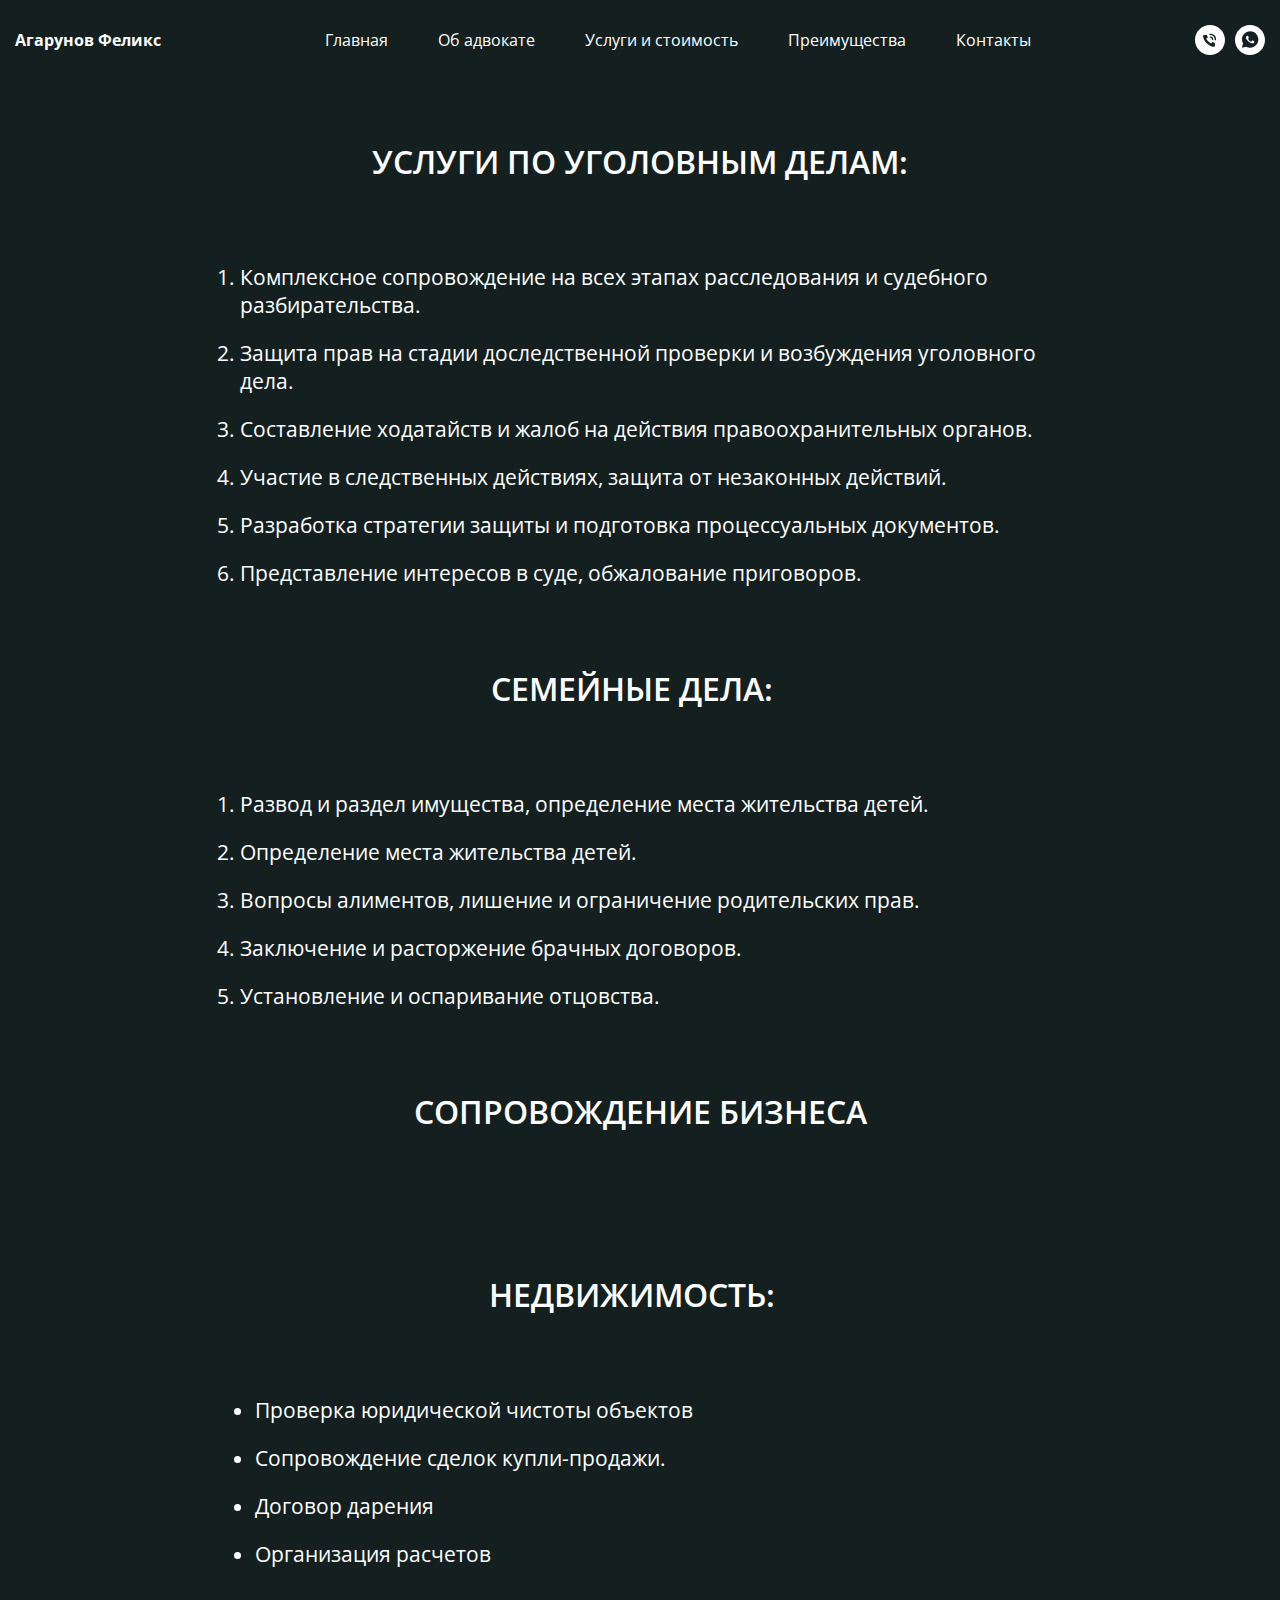
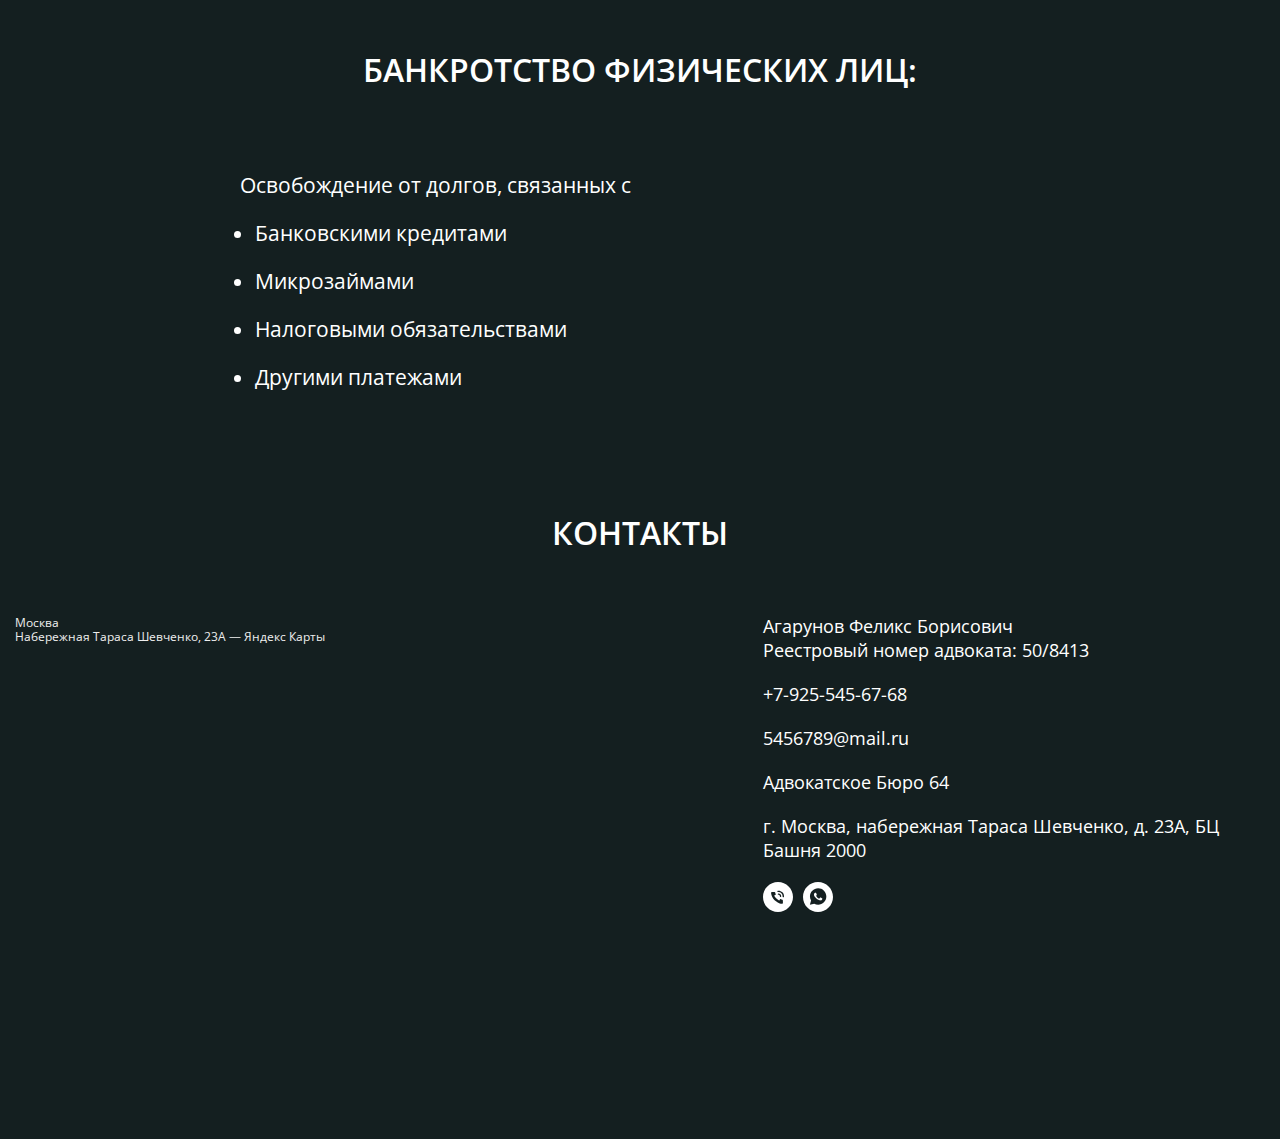
<file: servises.html>
<!DOCTYPE html>
<html lang="en">

<head>
    <meta charset="UTF-8">
    <meta name="viewport" content="width=device-width, initial-scale=1.0">
    <meta name="description"
        content="Профессиональные юридические услуги от адвоката Агарунов Феликс. Услуги поЖ уголовным делам, семейным делам, недвижимость. Консультации в Москве. Звоните сейчас!">
    <meta name="keywords" content="адвокат, юридические услуги, уголовное право, семейное право, помощь в суде">
    <meta name="robots" content="index, follow">
    <title>Адвокат Агарунов Феликс - Юридические услуги в Москве.
    </title>
    <link rel="stylesheet" href="style.css">
</head>

<body>
    <header class="header">
        <nav class="nav">
            <div class="container">
                <div class="nav_all">
                    <a href="index.html" class="nav_link logo">Агарунов Феликс</a>
                    <div class="nav_links">
                        <a href="index.html" class="nav_link">Главная</a>
                        <a href="index.html#six" class="nav_link">Об адвокате</a>
                        <a href="index.html#seven" class="nav_link">Услуги и стоимость</a>
                        <a href="index.html#eleven" class="nav_link">Преимущества</a>
                        <a href="index.html#footer" class="nav_link">Контакты</a>
                    </div>
                    <div class="nav_links-mobil nav_links-mobil--none">
                        <a href="index.html" class="nav_link nav_link-mobil">Главная</a>
                        <a href="index.html#six" class="nav_link nav_link-mobil">Об адвокате</a>
                        <a href="index.html#seven" class="nav_link nav_link-mobil">Услуги и стоимость</a>
                        <a href="index.html#eleven" class="nav_link nav_link-mobil">Преимущества</a>
                        <a href="index.html#footer" class="nav_link nav_link-mobil">Контакты</a>
                    </div>
                    <div class="burger">
                        <div class="burger__line"></div>
                        <div class="burger__line"></div>
                        <div class="burger__line"></div>
                    </div>
                    <div class="nav_btns nav_btns--mob">
                        <a href="tel:79890452401" class="nav_btn">
                            <svg class="t-sociallinks__svg" role="presentation" width="30px" height="30px"
                                viewBox="0 0 100 100" fill="none" xmlns="http://www.w3.org/2000/svg">
                                <path fill-rule="evenodd" clip-rule="evenodd"
                                    d="M50 100C77.6142 100 100 77.6142 100 50C100 22.3858 77.6142 0 50 0C22.3858 0 0 22.3858 0 50C0 77.6142 22.3858 100 50 100ZM50.0089 29H51.618C56.4915 29.0061 61.1633 30.9461 64.6073 34.3938C68.0512 37.8415 69.9856 42.5151 69.9856 47.3879V48.9968C69.9338 49.5699 69.6689 50.1027 69.2433 50.49C68.8177 50.8772 68.2623 51.0908 67.6868 51.0884H67.5029C66.8966 51.0358 66.3359 50.745 65.9437 50.2796C65.5516 49.8143 65.36 49.2124 65.4109 48.6061V47.3879C65.4109 43.7303 63.9578 40.2225 61.3711 37.6362C58.7844 35.0499 55.2761 33.597 51.618 33.597H50.3997C49.79 33.6488 49.1847 33.4563 48.7169 33.0619C48.2492 32.6675 47.9573 32.1035 47.9054 31.4939C47.8536 30.8843 48.0461 30.279 48.4406 29.8114C48.835 29.3437 49.3992 29.0518 50.0089 29ZM56.889 49.0132C56.4579 48.5821 56.2157 47.9975 56.2157 47.3879C56.2157 46.1687 55.7313 44.9994 54.869 44.1373C54.0068 43.2752 52.8374 42.7909 51.618 42.7909C51.0083 42.7909 50.4236 42.5488 49.9925 42.1177C49.5614 41.6867 49.3192 41.102 49.3192 40.4924C49.3192 39.8828 49.5614 39.2982 49.9925 38.8672C50.4236 38.4361 51.0083 38.1939 51.618 38.1939C54.0568 38.1939 56.3956 39.1626 58.1201 40.8868C59.8445 42.611 60.8133 44.9495 60.8133 47.3879C60.8133 47.9975 60.5711 48.5821 60.14 49.0132C59.7089 49.4442 59.1242 49.6864 58.5145 49.6864C57.9048 49.6864 57.3201 49.4442 56.889 49.0132ZM66.4011 69.0663L66.401 69.0846C66.3999 69.5725 66.2967 70.0547 66.0981 70.5003C65.8998 70.9451 65.611 71.3435 65.2499 71.67C64.8674 72.0182 64.4123 72.2771 63.9176 72.428C63.4516 72.5702 62.9613 72.6132 62.4782 72.5546C58.2475 72.53 53.4102 70.5344 49.1802 68.1761C44.8871 65.7827 41.0444 62.915 38.8019 60.9903L38.7681 60.9613L38.7367 60.9299C32.3303 54.5198 28.2175 46.1735 27.0362 37.186C26.9623 36.6765 27.0018 36.157 27.1519 35.6645C27.3027 35.1695 27.5615 34.7142 27.9094 34.3314C28.2397 33.9658 28.6436 33.6742 29.0944 33.4757C29.5447 33.2775 30.0316 33.1766 30.5234 33.1796H37.4967C38.299 33.1636 39.0826 33.4244 39.7156 33.9184C40.3527 34.4156 40.7979 35.1184 40.9754 35.9071L41.0038 36.0335V36.1631C41.0038 36.4901 41.0787 36.795 41.1847 37.2268C41.2275 37.4012 41.2755 37.5965 41.3256 37.8221L41.326 37.8238C41.583 38.9896 41.925 40.1351 42.3491 41.251L42.7322 42.259L38.4899 44.26L38.4846 44.2625C38.204 44.3914 37.986 44.6263 37.8784 44.9157L37.8716 44.934L37.8642 44.952C37.7476 45.236 37.7476 45.5545 37.8642 45.8385L37.9144 45.9608L37.9359 46.0912C38.0802 46.9648 38.5603 48.0981 39.4062 49.4169C40.243 50.7215 41.3964 52.1437 42.808 53.5872C45.6206 56.4634 49.3981 59.3625 53.5798 61.5387C53.8533 61.6395 54.1552 61.6343 54.4257 61.5231L54.4437 61.5157L54.462 61.5089C54.7501 61.4016 54.9842 61.1848 55.1133 60.9057L55.1148 60.9023L57.0232 56.6591L58.0397 57.03C59.1934 57.4509 60.3737 57.7947 61.5729 58.0592L61.5785 58.0605L61.5841 58.0618C62.152 58.1929 62.7727 58.3042 63.3802 58.3942L63.4231 58.4006L63.4654 58.4101C64.2537 58.5877 64.956 59.0332 65.453 59.6706C65.9429 60.2991 66.2033 61.0758 66.1916 61.8721L66.4011 69.0663Z"
                                    fill="#fff"></path>
                            </svg>
                        </a>

                        <!-- <a href="" class="nav_btn">
                            <svg class="t-sociallinks__svg" role="presentation" width="30px" height="30px"
                                viewBox="0 0 100 100" fill="none" xmlns="http://www.w3.org/2000/svg">
                                <path fill-rule="evenodd" clip-rule="evenodd"
                                    d="M50 100c27.614 0 50-22.386 50-50S77.614 0 50 0 0 22.386 0 50s22.386 50 50 50Zm21.977-68.056c.386-4.38-4.24-2.576-4.24-2.576-3.415 1.414-6.937 2.85-10.497 4.302-11.04 4.503-22.444 9.155-32.159 13.734-5.268 1.932-2.184 3.864-2.184 3.864l8.351 2.577c3.855 1.16 5.91-.129 5.91-.129l17.988-12.238c6.424-4.38 4.882-.773 3.34.773l-13.49 12.882c-2.056 1.804-1.028 3.35-.129 4.123 2.55 2.249 8.82 6.364 11.557 8.16.712.467 1.185.778 1.292.858.642.515 4.111 2.834 6.424 2.319 2.313-.516 2.57-3.479 2.57-3.479l3.083-20.226c.462-3.511.993-6.886 1.417-9.582.4-2.546.705-4.485.767-5.362Z"
                                    fill="#fff"></path>
                            </svg>
                        </a> -->
                        <a href="https://wa.me/79890452401" class="nav_btn">
                            <svg class="t-sociallinks__svg" role="presentation" width="30px" height="30px"
                                viewBox="0 0 100 100" fill="none" xmlns="http://www.w3.org/2000/svg">
                                <path fill-rule="evenodd" clip-rule="evenodd"
                                    d="M50 100C77.6142 100 100 77.6142 100 50C100 22.3858 77.6142 0 50 0C22.3858 0 0 22.3858 0 50C0 77.6142 22.3858 100 50 100ZM69.7626 28.9928C64.6172 23.841 57.7739 21.0027 50.4832 21C35.4616 21 23.2346 33.2252 23.2292 48.2522C23.2274 53.0557 24.4823 57.7446 26.8668 61.8769L23 76L37.4477 72.2105C41.4282 74.3822 45.9107 75.5262 50.4714 75.528H50.4823C65.5029 75.528 77.7299 63.301 77.7363 48.2749C77.7408 40.9915 74.9089 34.1446 69.7626 28.9928ZM62.9086 53.9588C62.2274 53.6178 58.8799 51.9708 58.2551 51.7435C57.6313 51.5161 57.1766 51.4024 56.7228 52.0845C56.269 52.7666 54.964 54.2998 54.5666 54.7545C54.1692 55.2092 53.7718 55.2656 53.0915 54.9246C52.9802 54.8688 52.8283 54.803 52.6409 54.7217C51.6819 54.3057 49.7905 53.4855 47.6151 51.5443C45.5907 49.7382 44.2239 47.5084 43.8265 46.8272C43.4291 46.1452 43.7837 45.7769 44.1248 45.4376C44.3292 45.2338 44.564 44.9478 44.7987 44.662C44.9157 44.5194 45.0328 44.3768 45.146 44.2445C45.4345 43.9075 45.56 43.6516 45.7302 43.3049C45.7607 43.2427 45.7926 43.1776 45.8272 43.1087C46.0545 42.654 45.9409 42.2565 45.7708 41.9155C45.6572 41.6877 45.0118 40.1167 44.4265 38.6923C44.1355 37.984 43.8594 37.3119 43.671 36.8592C43.1828 35.687 42.6883 35.69 42.2913 35.6924C42.2386 35.6928 42.1876 35.6931 42.1386 35.6906C41.7421 35.6706 41.2874 35.667 40.8336 35.667C40.3798 35.667 39.6423 35.837 39.0175 36.5191C38.9773 36.5631 38.9323 36.6111 38.8834 36.6633C38.1738 37.4209 36.634 39.0648 36.634 42.2002C36.634 45.544 39.062 48.7748 39.4124 49.2411L39.415 49.2444C39.4371 49.274 39.4767 49.3309 39.5333 49.4121C40.3462 50.5782 44.6615 56.7691 51.0481 59.5271C52.6732 60.2291 53.9409 60.6475 54.9303 60.9612C56.5618 61.4796 58.046 61.4068 59.22 61.2313C60.5286 61.0358 63.2487 59.5844 63.8161 57.9938C64.3836 56.4033 64.3836 55.0392 64.2136 54.7554C64.0764 54.5258 63.7545 54.3701 63.2776 54.1395C63.1633 54.0843 63.0401 54.0247 62.9086 53.9588Z"
                                    fill="#fff"></path>
                            </svg>
                        </a>
                    </div>
                </div>

            </div>
        </nav>


    </header>
    <main class="main">
        <div class="container">
            <div class="servises">
                <ul class="servises_list">
                    <h5 class="title-2">Услуги по уголовным делам: </h5>
                    <li class="servises_item">
                        Комплексное сопровождение на всех этапах расследования и судебного разбирательства.

                    </li>
                    <li class="servises_item">
                        Защита прав на стадии доследственной проверки и возбуждения уголовного дела.

                    </li>
                    <li class="servises_item">
                        Составление ходатайств и жалоб на действия правоохранительных органов.

                    </li>
                    <li class="servises_item">
                        Участие в следственных действиях, защита от незаконных действий.

                    </li>
                    <li class="servises_item">
                        Разработка стратегии защиты и подготовка процессуальных документов.

                    </li>
                    <li class="servises_item">
                        Представление интересов в суде, обжалование приговоров.
                    </li>
                </ul>
                <ul class="servises_list">
                    <h5 class="title-2">Семейные дела:  
                    </h5>
                    <li class="servises_item">
                        Развод и раздел имущества, определение места жительства детей.
                    </li>
                    <li class="servises_item">
                        Определение места жительства детей.
                    </li>
                    <li class="servises_item">
                        Вопросы алиментов, лишение и ограничение родительских прав.
                    </li>
                    <li class="servises_item">
                        Заключение и расторжение брачных договоров.

                    </li>
                    <li class="servises_item">
                        Установление и оспаривание отцовства.
                    </li>
                </ul>
                <ul class="servises_list">
                    <h5 class="title-2">Сопровождение бизнеса
                    </h5>

                </ul>

                <ul class="servises_list">
                    <h5 class="title-2">Недвижимость:  
                    </h5>
                    <li style="list-style-type: disc!important;margin-left: 15px;" class="servises_item">
                        Проверка юридической чистоты объектов
                    </li>
                    <li style="list-style-type: disc!important;margin-left: 15px;" class="servises_item">
                        Сопровождение сделок купли-продажи.
                    </li>
                    <li style="list-style-type: disc!important;margin-left: 15px;" class="servises_item">
                        Договор дарения
                    <li style="list-style-type: disc!important;margin-left: 15px;" class="servises_item">
                        Организация
                        расчетов
                    </li>
                </ul>
                <ul class="servises_list">
                    <h5 class="title-2">Банкротство физических лиц:
                    </h5>
                    <li style="list-style-type: none!important;margin-left: 0px;" class="servises_item">
                        Освобождение от долгов, связанных с
                    <li style="list-style-type: disc!important;margin-left: 15px;" class="servises_item tochka">
                        Банковскими кредитами
                    </li>
                    <li style="list-style-type: disc!important;margin-left: 15px;" class="servises_item tochka">
                        Микрозаймами
                    </li>
                    <li style="list-style-type: disc!important;margin-left: 15px;" class="servises_item tochka">
                        Налоговыми
                        обязательствами
                    </li>
                    <li style="list-style-type: disc!important;margin-left: 15px;" class="servises_item tochka">
                        Другими платежами
                    </li>
                    </li>
                </ul>
            </div>
        </div>
    </main>
    <footer id="footer" class="footer">
        <div class="container">
            <h2 class="title-2">КОНТАКТЫ</h2>
            <div class="footer_all">
                <div class="footer_right">
                    <div style="position:relative;overflow:hidden;"><a
                            href="https://yandex.ru/maps/213/moscow/?utm_medium=mapframe&utm_source=maps"
                            style="color:#eee;font-size:12px;position:absolute;top:0px;">Москва</a><a
                            href="https://yandex.ru/maps/213/moscow/house/naberezhnaya_tarasa_shevchenko_23a/Z04YcwNmSU0DQFtvfXt1d35lbQ==/?indoorLevel=1&ll=37.546085%2C55.746269&utm_medium=mapframe&utm_source=maps&z=17.12"
                            style="color:#eee;font-size:12px;position:absolute;top:14px;">Набережная Тараса Шевченко,
                            23А — Яндекс Карты</a><iframe class="map"
                            src="https://yandex.ru/map-widget/v1/?indoorLevel=1&ll=37.546085%2C55.746269&mode=search&ol=geo&ouri=ymapsbm1%3A%2F%2Fgeo%3Fdata%3DCgg1NjcwOTcxNBJU0KDQvtGB0YHQuNGPLCDQnNC-0YHQutCy0LAsINC90LDQsdC10YDQtdC20L3QsNGPINCi0LDRgNCw0YHQsCDQqNC10LLRh9C10L3QutC-LCAyM9CQIgoNMi8WQhUu_F5C&z=17.12"
                            width="560" height="400" frameborder="1" allowfullscreen="true"
                            style="position:relative;"></iframe></div>
                </div>
                <div class="footer_left">
                    <p>Агарунов Феликс Борисович <br>
                        Реестровый номер адвоката: 50/8413</p>
                    <a class="footer_left-link" href="tel:89255456768">+7-925-545-67-68
                    </a>

                    <a class="footer_left-link" href="mailto:5456789@mail.ru">5456789@mail.ru</a>
                    <p>Адвокатское Бюро 64</p>
                    <p>г. Москва, набережная Тараса Шевченко,
                        д. 23А, БЦ Башня 2000</p>
                    <div class="nav_btns">
                        <a href="tel:79890452401" class="nav_btn">
                            <svg class="t-sociallinks__svg" role="presentation" width="30px" height="30px"
                                viewBox="0 0 100 100" fill="none" xmlns="http://www.w3.org/2000/svg">
                                <path fill-rule="evenodd" clip-rule="evenodd"
                                    d="M50 100C77.6142 100 100 77.6142 100 50C100 22.3858 77.6142 0 50 0C22.3858 0 0 22.3858 0 50C0 77.6142 22.3858 100 50 100ZM50.0089 29H51.618C56.4915 29.0061 61.1633 30.9461 64.6073 34.3938C68.0512 37.8415 69.9856 42.5151 69.9856 47.3879V48.9968C69.9338 49.5699 69.6689 50.1027 69.2433 50.49C68.8177 50.8772 68.2623 51.0908 67.6868 51.0884H67.5029C66.8966 51.0358 66.3359 50.745 65.9437 50.2796C65.5516 49.8143 65.36 49.2124 65.4109 48.6061V47.3879C65.4109 43.7303 63.9578 40.2225 61.3711 37.6362C58.7844 35.0499 55.2761 33.597 51.618 33.597H50.3997C49.79 33.6488 49.1847 33.4563 48.7169 33.0619C48.2492 32.6675 47.9573 32.1035 47.9054 31.4939C47.8536 30.8843 48.0461 30.279 48.4406 29.8114C48.835 29.3437 49.3992 29.0518 50.0089 29ZM56.889 49.0132C56.4579 48.5821 56.2157 47.9975 56.2157 47.3879C56.2157 46.1687 55.7313 44.9994 54.869 44.1373C54.0068 43.2752 52.8374 42.7909 51.618 42.7909C51.0083 42.7909 50.4236 42.5488 49.9925 42.1177C49.5614 41.6867 49.3192 41.102 49.3192 40.4924C49.3192 39.8828 49.5614 39.2982 49.9925 38.8672C50.4236 38.4361 51.0083 38.1939 51.618 38.1939C54.0568 38.1939 56.3956 39.1626 58.1201 40.8868C59.8445 42.611 60.8133 44.9495 60.8133 47.3879C60.8133 47.9975 60.5711 48.5821 60.14 49.0132C59.7089 49.4442 59.1242 49.6864 58.5145 49.6864C57.9048 49.6864 57.3201 49.4442 56.889 49.0132ZM66.4011 69.0663L66.401 69.0846C66.3999 69.5725 66.2967 70.0547 66.0981 70.5003C65.8998 70.9451 65.611 71.3435 65.2499 71.67C64.8674 72.0182 64.4123 72.2771 63.9176 72.428C63.4516 72.5702 62.9613 72.6132 62.4782 72.5546C58.2475 72.53 53.4102 70.5344 49.1802 68.1761C44.8871 65.7827 41.0444 62.915 38.8019 60.9903L38.7681 60.9613L38.7367 60.9299C32.3303 54.5198 28.2175 46.1735 27.0362 37.186C26.9623 36.6765 27.0018 36.157 27.1519 35.6645C27.3027 35.1695 27.5615 34.7142 27.9094 34.3314C28.2397 33.9658 28.6436 33.6742 29.0944 33.4757C29.5447 33.2775 30.0316 33.1766 30.5234 33.1796H37.4967C38.299 33.1636 39.0826 33.4244 39.7156 33.9184C40.3527 34.4156 40.7979 35.1184 40.9754 35.9071L41.0038 36.0335V36.1631C41.0038 36.4901 41.0787 36.795 41.1847 37.2268C41.2275 37.4012 41.2755 37.5965 41.3256 37.8221L41.326 37.8238C41.583 38.9896 41.925 40.1351 42.3491 41.251L42.7322 42.259L38.4899 44.26L38.4846 44.2625C38.204 44.3914 37.986 44.6263 37.8784 44.9157L37.8716 44.934L37.8642 44.952C37.7476 45.236 37.7476 45.5545 37.8642 45.8385L37.9144 45.9608L37.9359 46.0912C38.0802 46.9648 38.5603 48.0981 39.4062 49.4169C40.243 50.7215 41.3964 52.1437 42.808 53.5872C45.6206 56.4634 49.3981 59.3625 53.5798 61.5387C53.8533 61.6395 54.1552 61.6343 54.4257 61.5231L54.4437 61.5157L54.462 61.5089C54.7501 61.4016 54.9842 61.1848 55.1133 60.9057L55.1148 60.9023L57.0232 56.6591L58.0397 57.03C59.1934 57.4509 60.3737 57.7947 61.5729 58.0592L61.5785 58.0605L61.5841 58.0618C62.152 58.1929 62.7727 58.3042 63.3802 58.3942L63.4231 58.4006L63.4654 58.4101C64.2537 58.5877 64.956 59.0332 65.453 59.6706C65.9429 60.2991 66.2033 61.0758 66.1916 61.8721L66.4011 69.0663Z"
                                    fill="#fff"></path>
                            </svg>
                        </a>
                        <!-- <a href="" class="nav_btn">
                            <svg class="t-sociallinks__svg" role="presentation" width="30px" height="30px"
                                viewBox="0 0 100 100" fill="none" xmlns="http://www.w3.org/2000/svg">
                                <path fill-rule="evenodd" clip-rule="evenodd"
                                    d="M50 100c27.614 0 50-22.386 50-50S77.614 0 50 0 0 22.386 0 50s22.386 50 50 50Zm21.977-68.056c.386-4.38-4.24-2.576-4.24-2.576-3.415 1.414-6.937 2.85-10.497 4.302-11.04 4.503-22.444 9.155-32.159 13.734-5.268 1.932-2.184 3.864-2.184 3.864l8.351 2.577c3.855 1.16 5.91-.129 5.91-.129l17.988-12.238c6.424-4.38 4.882-.773 3.34.773l-13.49 12.882c-2.056 1.804-1.028 3.35-.129 4.123 2.55 2.249 8.82 6.364 11.557 8.16.712.467 1.185.778 1.292.858.642.515 4.111 2.834 6.424 2.319 2.313-.516 2.57-3.479 2.57-3.479l3.083-20.226c.462-3.511.993-6.886 1.417-9.582.4-2.546.705-4.485.767-5.362Z"
                                    fill="#fff"></path>
                            </svg>
                        </a> -->
                        <a href="https://wa.me/79890452401" class="nav_btn">
                            <svg class="t-sociallinks__svg" role="presentation" width="30px" height="30px"
                                viewBox="0 0 100 100" fill="none" xmlns="http://www.w3.org/2000/svg">
                                <path fill-rule="evenodd" clip-rule="evenodd"
                                    d="M50 100C77.6142 100 100 77.6142 100 50C100 22.3858 77.6142 0 50 0C22.3858 0 0 22.3858 0 50C0 77.6142 22.3858 100 50 100ZM69.7626 28.9928C64.6172 23.841 57.7739 21.0027 50.4832 21C35.4616 21 23.2346 33.2252 23.2292 48.2522C23.2274 53.0557 24.4823 57.7446 26.8668 61.8769L23 76L37.4477 72.2105C41.4282 74.3822 45.9107 75.5262 50.4714 75.528H50.4823C65.5029 75.528 77.7299 63.301 77.7363 48.2749C77.7408 40.9915 74.9089 34.1446 69.7626 28.9928ZM62.9086 53.9588C62.2274 53.6178 58.8799 51.9708 58.2551 51.7435C57.6313 51.5161 57.1766 51.4024 56.7228 52.0845C56.269 52.7666 54.964 54.2998 54.5666 54.7545C54.1692 55.2092 53.7718 55.2656 53.0915 54.9246C52.9802 54.8688 52.8283 54.803 52.6409 54.7217C51.6819 54.3057 49.7905 53.4855 47.6151 51.5443C45.5907 49.7382 44.2239 47.5084 43.8265 46.8272C43.4291 46.1452 43.7837 45.7769 44.1248 45.4376C44.3292 45.2338 44.564 44.9478 44.7987 44.662C44.9157 44.5194 45.0328 44.3768 45.146 44.2445C45.4345 43.9075 45.56 43.6516 45.7302 43.3049C45.7607 43.2427 45.7926 43.1776 45.8272 43.1087C46.0545 42.654 45.9409 42.2565 45.7708 41.9155C45.6572 41.6877 45.0118 40.1167 44.4265 38.6923C44.1355 37.984 43.8594 37.3119 43.671 36.8592C43.1828 35.687 42.6883 35.69 42.2913 35.6924C42.2386 35.6928 42.1876 35.6931 42.1386 35.6906C41.7421 35.6706 41.2874 35.667 40.8336 35.667C40.3798 35.667 39.6423 35.837 39.0175 36.5191C38.9773 36.5631 38.9323 36.6111 38.8834 36.6633C38.1738 37.4209 36.634 39.0648 36.634 42.2002C36.634 45.544 39.062 48.7748 39.4124 49.2411L39.415 49.2444C39.4371 49.274 39.4767 49.3309 39.5333 49.4121C40.3462 50.5782 44.6615 56.7691 51.0481 59.5271C52.6732 60.2291 53.9409 60.6475 54.9303 60.9612C56.5618 61.4796 58.046 61.4068 59.22 61.2313C60.5286 61.0358 63.2487 59.5844 63.8161 57.9938C64.3836 56.4033 64.3836 55.0392 64.2136 54.7554C64.0764 54.5258 63.7545 54.3701 63.2776 54.1395C63.1633 54.0843 63.0401 54.0247 62.9086 53.9588Z"
                                    fill="#fff"></path>
                            </svg>
                        </a>

                    </div>
                </div>
            </div>
        </div>
    </footer>
    <script src="index.js"></script>
</body>

</html>
</file>
<file: style.css>
@import url('https://fonts.googleapis.com/css2?family=DM+Sans:ital,opsz,wght@0,9..40,100..1000;1,9..40,100..1000&family=IBM+Plex+Mono:ital,wght@0,100;0,200;0,300;0,400;0,500;0,600;0,700;1,100;1,200;1,300;1,400;1,500;1,600;1,700&family=Inter:ital,opsz,wght@0,14..32,100..900;1,14..32,100..900&family=Montserrat:ital,wght@0,100..900;1,100..900&family=Open+Sans:ital,wght@0,300..800;1,300..800&family=Oswald:wght@200..700&family=Roboto:ital,wght@0,100;0,300;0,400;0,500;0,700;0,900;1,100;1,300;1,400;1,500;1,700;1,900&display=swap');
/* Reset and base styles  */
:root {
	--bgc:#141f20;
	/* --bgc:#161616; */
	--bgc-2:#fffbf7;
	--link:#af8d64;
	--btn:#776042;
}

/* #1e251e */
/* #141f20 */
/* #15201e */
* {
	padding: 0px;
	margin: 0px;
	border: none;
}

*,
*::before,
*::after {
	box-sizing: border-box;
}

/* Links */

a, a:link, a:visited  {
    text-decoration: none;
}

a:hover  {
    text-decoration: none;
}

/* Common */

aside, nav, footer, header, section, main {
	display: block;
}

h1, h2, h3, h4, h5, h6, p {
    font-size: inherit;
	font-weight: inherit;
}

ul, ul li {
	list-style: none;
}

img {
	vertical-align: top;
}

img, svg {
	max-width: 100%;
	height: auto;
}

address {
  font-style: normal;
}

/* Form */

input, textarea, button, select {
	font-family: inherit;
    font-size: inherit;
    color: inherit;
    background-color: transparent;
}

input::-ms-clear {
	display: none;
}

button, input[type="submit"] {
    display: inline-block;
    box-shadow: none;
    background-color: transparent;
    background: none;
    cursor: pointer;
}

input:focus, input:active,
button:focus, button:active {
    outline: none;
}

button::-moz-focus-inner {
	padding: 0;
	border: 0;
}

label {
	cursor: pointer;
}

legend {
	display: block;
}
body {
	background-color: var(--bgc);
	color: white;
	font-family: "Open Sans", serif;
}
.container {
	margin: 0 auto;
	max-width: 1320px;
	padding: 0 15px;
}
.header {

}
.nav {
	background-color: var(--bgc);
	padding: 25px 0;
	position: fixed;
	z-index: 22;
	width: 100%;
	top: 0px;
}
.nav_all {

	display: flex;
	
	align-items: center;
	width: 100%;
	max-width: 1320px;
	justify-content: space-between;
}
.nav_link {
	color: #fff;
	padding-bottom: 5px;
	transition: all .3s;
}
.logo {
	font-weight: 700;
}
.nav_link:hover {
	color: #caa87b;
}
.nav_link--active {
	border-bottom: 1px solid var(--btn);
}
.nav_btn {
	transition: all .3s;
}
.nav_btns {
	display: flex;
	gap: 10px;
	transition: all .3s;
}
.nav_btn:hover {
	transform: scale(1.1);

}
.nav_btn svg path {
	transition: all .3s;
}
.nav_btn:hover svg path {
	fill: var(--link);
}
.header_all {
	display: flex;
	margin-top: 180px;	
	align-items: center;
	justify-content: space-between;
}
.header_left {
	max-width: 760px;
	line-height: 80px;
}
.header_right {
	max-width: 600px;
}
.header_right img {
	border-radius: 10px;
	/* height: 700px; */
}
.header_left-title {
	font-size: 66px;
}
.header_left-text {
	font-size: 19px;
    margin-top: 25px;
    max-width: 532px;
    line-height: 1.1;
    font-weight: 300;
}
.header_left-btn {
	font-size: 20px;
	background-color: var(--btn);
	color: #000000;
	display: flex;
	justify-content: center;
	align-items: center;
	height: 64px;
	max-width: 328px;
	width: 100%;
	margin-top: 70px;
	transition: all .3s;
    border-radius: 59px;
}
.header_left-btn:hover {
	color: white;
	opacity: .8;
}

.main_text {
	font-size: 20px;
	background-color: #fff;
	background-color: var(--btn);
	color: #000000;
	border-radius: 10px;
	padding: 30px;
	margin-top: 80px;
}
.section_one {
	display: flex;
	justify-content: space-between;
	margin-top: 100px;
	margin-bottom: 100px;
}
.section_one-all {
	display: flex;
	gap: 30px;
}

.section_one-all-left {
	display: flex;
	flex-direction: column;
	align-items: start;
	justify-content: center;
	gap: 10px;
	max-width: 220px;
}
.section_one-all-titles {
	transition: all .3s;
}

/* .section_one-all:nth-child(1) {
	border-right: 2px solid var(--btn);
	padding-right: 150px;
}
.section_one-all:nth-child(2) {
	padding-right: 150px;
	border-right: 2px solid var(--btn);
} */
.section_one-all h2{
	color: #ffffff;
    font-size: 48px;
	color: var(--btn);
}
.section_one-all-title-1 {
	text-align: center;
	display: flex;
	align-items: center;
	justify-content: center;
	border-radius: 50%;
    width: 88px;
    height: 88px;
	padding-bottom: 4px;
	background-color: var(--btn);
	color: #fff!important;
}
.section_one-all p{
	color: #ffffff;
    font-size: 20px;
}


.section_two {
	max-width: 800px;
	margin: 0 auto;
	margin-top: 20px;
	margin-bottom: 180px;
}
.section_two_all {
}
.section_two-text {
	font-size: 32px;
	text-transform: uppercase;
}
.section_two-text-2 {
	text-align: right;
	font-size: 32px;
	text-transform: uppercase;
}
.section_two-text-3 {
	text-align: center;
	font-size: 26px;
	color: var(--btn);
	font-style: italic
}

.section_three {
	max-width: 900px;
	margin: 0 auto;
	display: flex;
	flex-direction: column;
	gap: 35px;
	margin-bottom: 180px;
	position: relative;
}
.section_three-all {
	position: relative;
	display: flex;
	flex-direction: column;
	
}
.education-dot {
    height: 21px;
    width: 21px;
    background-color: var(--btn);
    position: absolute;
    left: calc(50% - 9px);
    border-radius: 50%;
    top: 10px;
}
.education-dot-2 {
    height: 21px;
    width: 21px;
    background-color: var(--btn);
    position: absolute;
    right: calc(143% - 6px);
    border-radius: 50%;
    top: 10px;
}
.education-dot-4 {
	right: calc(143% - 10px);
}
.section_three::before {
    position: absolute;
    content: "";
    width: 5px;
    height: 100%;
    background-color: var(--btn);
    left: calc(50% - 1px);
}
.section_three-all h3{
	font-size: 42px;
	font-style: italic;
	color: var(--btn);
}
.section_three-all p{
	font-size: 18px;
	max-width: 333px;
	
	
}

.section_three-two {
	margin-left: auto;
}
.section_three-three {
}
.section_three-four {
	margin-left: auto;
}
.section_three-five {
}
.section_three-six {
	margin-left: auto;
	max-width: 360px!important;
}
.section_four {
	padding-top: 120px;
	padding-bottom: 180px;
	background: var(--bgc-2);
}
.section_four-all {
	color: #000000;
	display: flex;
	flex-direction: column;
	justify-content: center;
	align-items: center;
}
.section_four-all-list {
	display: flex;
	align-items: center;
	gap: 20px;
	margin-bottom: 50px;
	margin-top: 50px;
}

.section_four-all h4{
	text-align: center;
    font-size: 38px;
	text-transform: uppercase;
	margin-bottom: 40px;
}
.section_four-all-item {
	display: flex;
	flex-direction: column;
	align-items: center;
	gap: 30px;
	max-width: 300px;
	justify-content: center;
}
.section_four-all-item img {
	max-width: 100px;
}
.section_four-all p{

	text-align: center;
	max-width: 1300px;
	margin: 0 auto;
}
.section_four-all-list  p {
	font-size: 20px;
}
.section_four-all button {
	margin-top: 40px;
}


.section_six {
	padding-top: 120px;
	position: relative;
}

.section_six-all {
	display: flex;
	gap: 80px;
}
.section_six-left {
	width: 60%;
	max-width: 480px;
}
.section_six-left img {
	width: 100%;
	border-radius: 10px;
	cursor: pointer;
	transition: all .3s;
}
.section_six-left img:hover {
	transform: scale(1.03);
}
.section_six-right {
}
.section_six-right-title {
	font-size: 34px;
	font-weight: 400;
	color: var(--btn);
}
.section_six-right-title-2 {
	font-size: 22px;
	font-weight: 600;
	margin-bottom: 80px;
}
.section_six-right-title-3 {
	font-size: 22px;
	font-weight: 600;
	color: #fff;
	margin-bottom: 0px;
	transition: all .3s;
}
.section_six-right-title-3:hover {
	color: var(--btn);
}
.section_six-more {
	color: #fff;
	background-color: var(--btn);
	padding: 20px;
	display: flex;
	max-width: 200px;
	justify-content: center;
	align-items:center;
	border-radius: 50px;
	margin-top: 50px;
	transition: all .3s;
}
.section_six-more:hover {
	opacity: .8;
}
.section_six-list {
	display: flex;
	flex-direction: column;
	margin-top: 40px;
	gap: 20px;
}
.section_six-list-btn {
	color: var(--btn);
	font-size: 22px;
	padding-top: 10px;
}
.section_six-item {
	color: #ffffff;
    font-size: 18px;
    font-weight: 300;
}
.section_six-item-2 {
	color: #ffffff;
    font-size: 18px;
    font-weight: 300;
}
.section_six-right-abs {
	position: absolute;

	opacity: 0.55;
	max-width: 1200px;
	bottom: -250px;
    background-color: #ffffff;
    background-position: center center;
    border-color: transparent;
    border-style: solid; 
	   color: #000000;
	   padding: 30px;
    font-size: 30px;
    font-family: 'Cormorant', Arial, sans-serif;
    line-height: 1.2;
    font-weight: 500;
	text-transform: uppercase;
}
.section_six-list-top {
	display: flex;
	align-items: center;
	gap: 10px;
}
.section_six-right-title-3-none {
	display: none;
}
.section_seven {
	padding-top: 120px;
	padding-bottom: 120px;
}
.title-2 {
	font-size: 36px;
	text-align: center;
	text-transform: uppercase;
	font-weight: 600;
	margin-bottom: 60px;
}
.section_seven-all {
	display: flex;
	justify-content: space-between;
	gap: 30px;
	
}
.section_seven-item {
	width: 100%;
	max-width: 300px;
	display: flex;
	flex-direction: column;
	align-items: center;
	justify-content: center;
	justify-content: space-between;
	gap: 30px;
	transition: all .3s;
	cursor: pointer;
}

.section_seven-item:hover {
	transform: scale(1.05);
}
.section_seven-item h5{
	text-align: center;
	color: #fff;
	font-size: 20px;
}
.section_seven-item p{
	text-align: center;
	color: var(--link);
	font-weight: 700;
	font-size: 20px;
	font-style: italic;
}
.section_seven-item a{
	background-color: var(--btn);
	height: 60px;
    font-size: 16px;
    padding-left: 60px;
    padding-right: 60px;
	border-radius: 50px;
	display: flex;
	align-items: center;
	justify-content: center;
	color: #000000;
	transition: all .3s;
}
.section_seven-item a:hover{
	color: #fff;
	opacity: .8;
}


.section_eleven {
	padding-top: 120px;
	margin-bottom: 240px;
	position: relative;
}


.section_eleven-all {
	
	display: flex;
	flex-direction: column;
	gap: 60px;
}
.section_eleven-all-top {
	display: flex;
	justify-content: space-between;
	
}
.section_eleven-all-bot {
	display: flex;
	justify-content: space-between;
}
.section_eleven-item {
	max-width: 280px;
	display: flex;
	flex-direction: column;
	gap: 15px;
	align-items: center;
	justify-content: center;
}
.section_eleven-item h2 {
	text-align: center;
	font-size: 26px;
	color: var(--btn);
	text-transform: uppercase;
}

.section_eleven-item h4 {
	text-align: center;
	font-size: 22px;
}
.section_eleven-item span {
	text-align: center;
	color: var(--btn);
	font-size: 22px;
}


.footer {
	padding-top: 120px;
	padding-bottom: 120px;
}
.footer_all {
	display: flex;
	gap: 80px;
	justify-content: center;
}
.footer_left-link{
	color: #fff;
	display: flex;
	font-size: 18px;
	margin-bottom: 20px;
	transition: all .3s;
}
.footer_left-link:hover {
	color: var(--link);
}
.footer_left h3{
	font-size: 32px;
	margin-bottom: 20px;
	font-weight: 500;
}
.footer_left p{
	font-size: 18px;
	margin-bottom: 20px;
}

.footer_right {
	width: 60%;
}
.map {
	width: 100%;
	border-radius: 5px;
}
.nav_links {
	display: flex;
	gap: 50px;
}
.burger {
	display: none;
}
.nav_links-mobil {
	display: none;
}



.servises {
	margin-top: 140px;
	display: flex;
	flex-direction: column;
	gap: 80px;
}

.servises_list {
	display: flex;
	flex-direction: column;
	margin: 0 auto;
	gap: 20px;
	max-width: 800px;
	width: 100%;
}
.servises_item {
	text-align: left;
	
	font-size: 21px;
	max-width: 800px;
	list-style-type: decimal!important;
}
.section_seven-item-svg {
	width: 100px;
	height: 100px;
}
@media (max-width: 1366px) {
	.header_left-title {
		font-size: 52px;
	}
	.header_left-btn {
		margin-top: 50px;
	}
	.section_one-all:nth-child(1) {
		padding-right: 110px;
	}
	.section_one-all:nth-child(2) {
		padding-right: 140px;
	}
	.section_one-all h2 {
		font-size: 42px;
	}
	.main_text {
		font-size: 18px;

	}
	.section_six-right-title {
		font-size: 30px;

	}
	.section_six-right-title-2 {
		font-size: 20px;
		margin-bottom: 50px;
	}
	.section_six-right-title-3 {
		font-size: 20px;
	}
	.title-2 {
		font-size: 32px;
	}
	.section_eleven-item h2 {
		font-size: 24px;

	}
	.section_eleven-item h4 {
	
		font-size: 20px;
	}
	.section_eleven-item {
		gap: 10px;
	}
	.section_six-right-abs {
		max-width: 1050px;
	
		font-size: 28px;
		
	}

}
@media (max-width: 1024px) {
	.section_one-all {
		display: flex;
		gap: 10px;
	}

	.section_one-all-title-1 {
		text-align: center;
		display: flex;
		align-items: center;
		justify-content: center;
		border-radius: 50%;
		width: 61px;
		height: 61px;
		padding-bottom: 4px;
		background-color: var(--btn);
		color: #fff !important;
	}
	.section_one-all:nth-child(1) {
		padding-right: 0px;
		border-right: none;

	}
	.section_one-all:nth-child(2) {
		padding-right: 0px;
		border-right: none;
	}
	.section_one-all h2 {
        font-size: 38px;
		
    }
	.header_left-title {
        font-size: 44px;
    }
	.header_left-text {
		font-size: 20px;
		max-width: 600px;
	}
	.header_left-btn {
		font-size: 17px;
		height: 57px;
		max-width: 295px;
		margin-top: 40px;
	}
	.section_six-all {
		gap: 50px;
	}
	.section_six-list {
		gap: 15px;
	}
	.section_six-right-title {
        font-size: 28px;
    }
	.section_six-right-title-2 {
        font-size: 18px;
        margin-bottom: 38px;
    }
	.section_six-right-title-3 {
        font-size: 20px;
    }
	.section_six-item {
		font-size: 16px;
	}
	.section_seven-all {
		display: flex
;
        flex-direction: column;
        justify-content: center;
        align-items: center;
	}
	.section_four {
		padding-top: 120px;
		padding-bottom: 120px;
		background: var(--bgc-2);
	}
	.section_three-all p {
		font-size: 16px;
		max-width: 333px;
	}
	.section_three-all h3 {
		font-size: 36px;
	}
	.section_four-all h4 {
		font-size: 34px;
		margin-bottom: 30px;
	}
	.section_four-all p {
		font-size: 18px;
	}
	.section_four-all-item img {
		max-width: 85px;
	}
	.title-2 {
        font-size: 30px;
    }
	.section_eleven-item h2 {
        font-size: 20px;
    }
	.section_eleven-item h4 {
        font-size: 16px;
    }
	.section_eleven-item span {
		font-size: 18px;
	}
	.section_six-right-abs {
        max-width: 830px;
        font-size: 22px;
    }
	.footer_all {
		display: flex;
		gap: 40px;
		justify-content: center;
	}
	.nav_links {
		display: none;
	}
	.nav_btns--mob {
		display: none;
	}
	.logo {
		font-size: 22px;
	}
	.nav_links-mobil {
		display: flex;
		flex-direction: column;
		background-color: #fff;
		position: absolute;
		top: 0;	
		left: 0;
		width: 100%;
		height: 100vh;
		justify-content: center;
		align-items: center;
		gap: 20px;
		right: 0;
		bottom: 0;
	}
	.nav_links-mobil--none {
		display: none;
	}
	.burger {
		position: relative;
		z-index: 22;
		display: flex;
		flex-direction: column;
		justify-content: space-around;
		width: 25px;
		height: 22px;
		cursor: pointer;
	  }  
	.burger__line {
		width: 100%;
		height: 2px;
		background-color: var(--btn);
	}
	.nav_links-mobil a {
		font-size: 22px;
		color: #000000;
	}
	.header_right {
		max-width: 500px;
	}
	.header_all {
		margin-top: 120px;
	}
	.section_one-all h2 {
        font-size: 34px;
    }
	.section_four-all p {
        font-size: 16px;
    }
	.section_four-all-item img {
        max-width: 68px;
    }
	.section_four-all-item {
	
		gap: 15px;
	
	}
	.section_seven-item h5 {
		text-align: center;
		color: #fff;
		font-size: 18px;
	}
	.section_seven-item-svg {
		width: 90px;
		height: 90px;
	}
	.section_seven-item a {
		background-color: var(--btn);
		height: 50px;
		font-size: 16px;

	}
	.header_all {
		gap: 40px;
	}
	.servises_item {
		margin-left: 30px;
	}
}

@media (max-width: 768px) {
	.section_four-all-list {
		flex-direction: column;
	}
	
	.header_all {
		flex-direction: column;
	}
	.header_left {
		order: 2;
	}
	.header_right {
        max-width: 500px;
    }
	.section_one {
		gap: 50px;
		flex-direction: column;
	}
	.section_one {
		margin-top: 70px;
		margin-bottom: 70px;
	}
	.section_six-all {
		gap: 30px;
		flex-direction: column;
	}
	.title-2 {
        font-size: 24px;
		margin-bottom: 50px;

    }
	.section_six-right-abs {
        max-width: 680px;
        font-size: 18px;
    }
	.section_six-right-title {
        font-size: 24px;
    }
	.section_six-right-title-2 {
        font-size: 16px;
        margin-bottom: 22px;
    }
	.section_six-right-title-3 {
        font-size: 16px;
    }
	.section_six-list-btn {
		max-width: 20px;
		padding-top: 6px;
	}
	.section_six {
		padding-top: 100px;
		position: relative;
	}
	.section_seven {
		padding-top: 100px;
		padding-bottom: 100px;
	}
	.section_two {
		margin-bottom: 100px;
	}
	.section_three::before {
		display: none;
	}
	.education-dot, .education-dot-2, .education-dot-4 {
		display: none;
	}
	.section_four-all h4 {
        font-size: 28px;
        margin-bottom: 30px;
    }
	.section_four-all p {
        font-size: 18px;
    }
	.header_left-btn {
        font-size: 16px;
        height: 52px;
        max-width: 276px;
        margin-top: 25px!important;
    }
	.section_four {
		padding-top: 100px;
		padding-bottom: 120px;
	}
	.section_eleven-all-top, .section_eleven-all-bot {
		flex-direction: column;
		gap: 20px;
		justify-content: start;
		align-items: start;
	}
	.section_eleven {
		padding-top: 80px;
		margin-bottom: 200px;
		position: relative;
	}
	.section_eleven-item h2 {
        font-size: 18px;
    }
	.section_three-all h3 {
        font-size: 30px;
    }
	.section_three-all p {
        font-size: 14px;
        max-width: 333px;
    }
	.section_eleven-item span {
        font-size: 16px;
    }
	.footer_all {
		flex-direction: column;
		align-items: center;
	}
	.footer_right {
		width: 100%;
	}
	.footer_left {
		width: 100%;
	}
	.section_eleven-item h4 {
        font-size: 18px;
    }
	.footer {
		padding-top: 75px;
		padding-bottom: 75px;
	}
	.section_four-all-list {
		display: flex;
		align-items: center;
		gap: 35px;
		margin-bottom: 50px;
		margin-top: 50px;
	}
	.section_four-all-list svg {
		transform: rotate(90deg);
	}
}

@media (max-width: 450px) {
	.section_seven-all {
		grid-template-columns: repeat(1, 1fr);
	}
	.section_eleven-all {
		display: flex;
		flex-direction: column;
		gap: 20px;
	}
	.header_left-title {
        font-size: 36px;
		line-height: 45px;
    }
	.section_six-list {
		display: flex;
		flex-direction: column;
		margin-top: 25px;
		gap: 20px;
	}
	.header_left-text {
        font-size: 17px;
        margin-top: 5px;
		max-width: 413px;
    }
	.section_one {
        margin-top: 55px;
        margin-bottom: 55px;
    }
	.section_one-all h2 {
        font-size: 34px;
    }
	.section_one-all p {
		color: #ffffff;
		font-size: 18px;
	}
	.logo {
        font-size: 20px;
    }
	.main_text {
		font-size: 18px;
		border-radius: 10px;
		padding: 22px;
		margin-top: 70px;
	}
	.section_six {
        padding-top: 70px;
        position: relative;
    }
	.section_seven {
        padding-top: 70px;
        padding-bottom: 70px;
    }
	.section_seven-item h5 {
		text-align: center;
		font-size: 18px;
	}
	.section_seven-item {
		gap: 22px;
	}
	.section_seven-item a {
		background-color: var(--btn);
		height: 45px;
		font-size: 14px;
		padding-left: 50px;
		padding-right: 50px;
		border-radius: 50px;
		display: flex;
		align-items: center;
		justify-content: center;
		color: #000000;
		transition: all .3s;
	}
	.section_two-text {
		font-size: 18px;
		text-transform: uppercase;
	}
	.section_two-text-2 {
		text-align: right;
		font-size: 18px;
		text-transform: uppercase;
	}
	.section_two-text-3 {
		text-align: center;
		font-size: 16px;
		color: var(--btn);
		font-style: italic;
	}
	.section_three {

		margin-bottom: 100px;
		position: relative;
	}
	.section_four {
        padding-top: 70px;
        padding-bottom: 90px;
    }
	.section_four-all h4 {
        font-size: 26px;
        margin-bottom: 30px;
    }
	.section_four-all p {
        font-size: 16px;
		
    }
	.title-2 {
        font-size: 22px;
        margin-bottom: 40px;
    }
	.section_six-right-abs {
        max-width: 403px;
        padding: 18px;
		font-size: 16px;
    }
	.footer_left p {
		font-size: 16px;
		margin-bottom: 20px;
	}
	.footer_left-link {
		font-size: 16px;
		margin-bottom: 20px;
	}
	.section_eleven-item {
		align-items: start;
		justify-content: start;
	}
	.section_eleven-item h4 {
		text-align: left;
	}
	.section_six-left {
		width: 100%;
	}
	.section_three-two {
		margin-left: 0;
	}
	.section_three-four {
		margin-left: 0;

	}
	.section_three-six {
		margin-left: 0;
		
	}
	.section_seven-all {
		display: flex;
		flex-direction: column;
		justify-content: center;
		align-items: center;
	}
	.section_six-right-title {
        font-size: 22px;
		margin-bottom: 10px;
    }
	.servises_item {
		font-size: 16px;
		margin-left: 15px;
		padding-left: 2px;
		list-style-type: decimal !important;
	}
	.servises {
		margin-top: 100px;
		gap: 60px;
	}
	.servises_list {
		display: flex;
		flex-direction: column;
		gap: 15px;
	}
}
</file>
